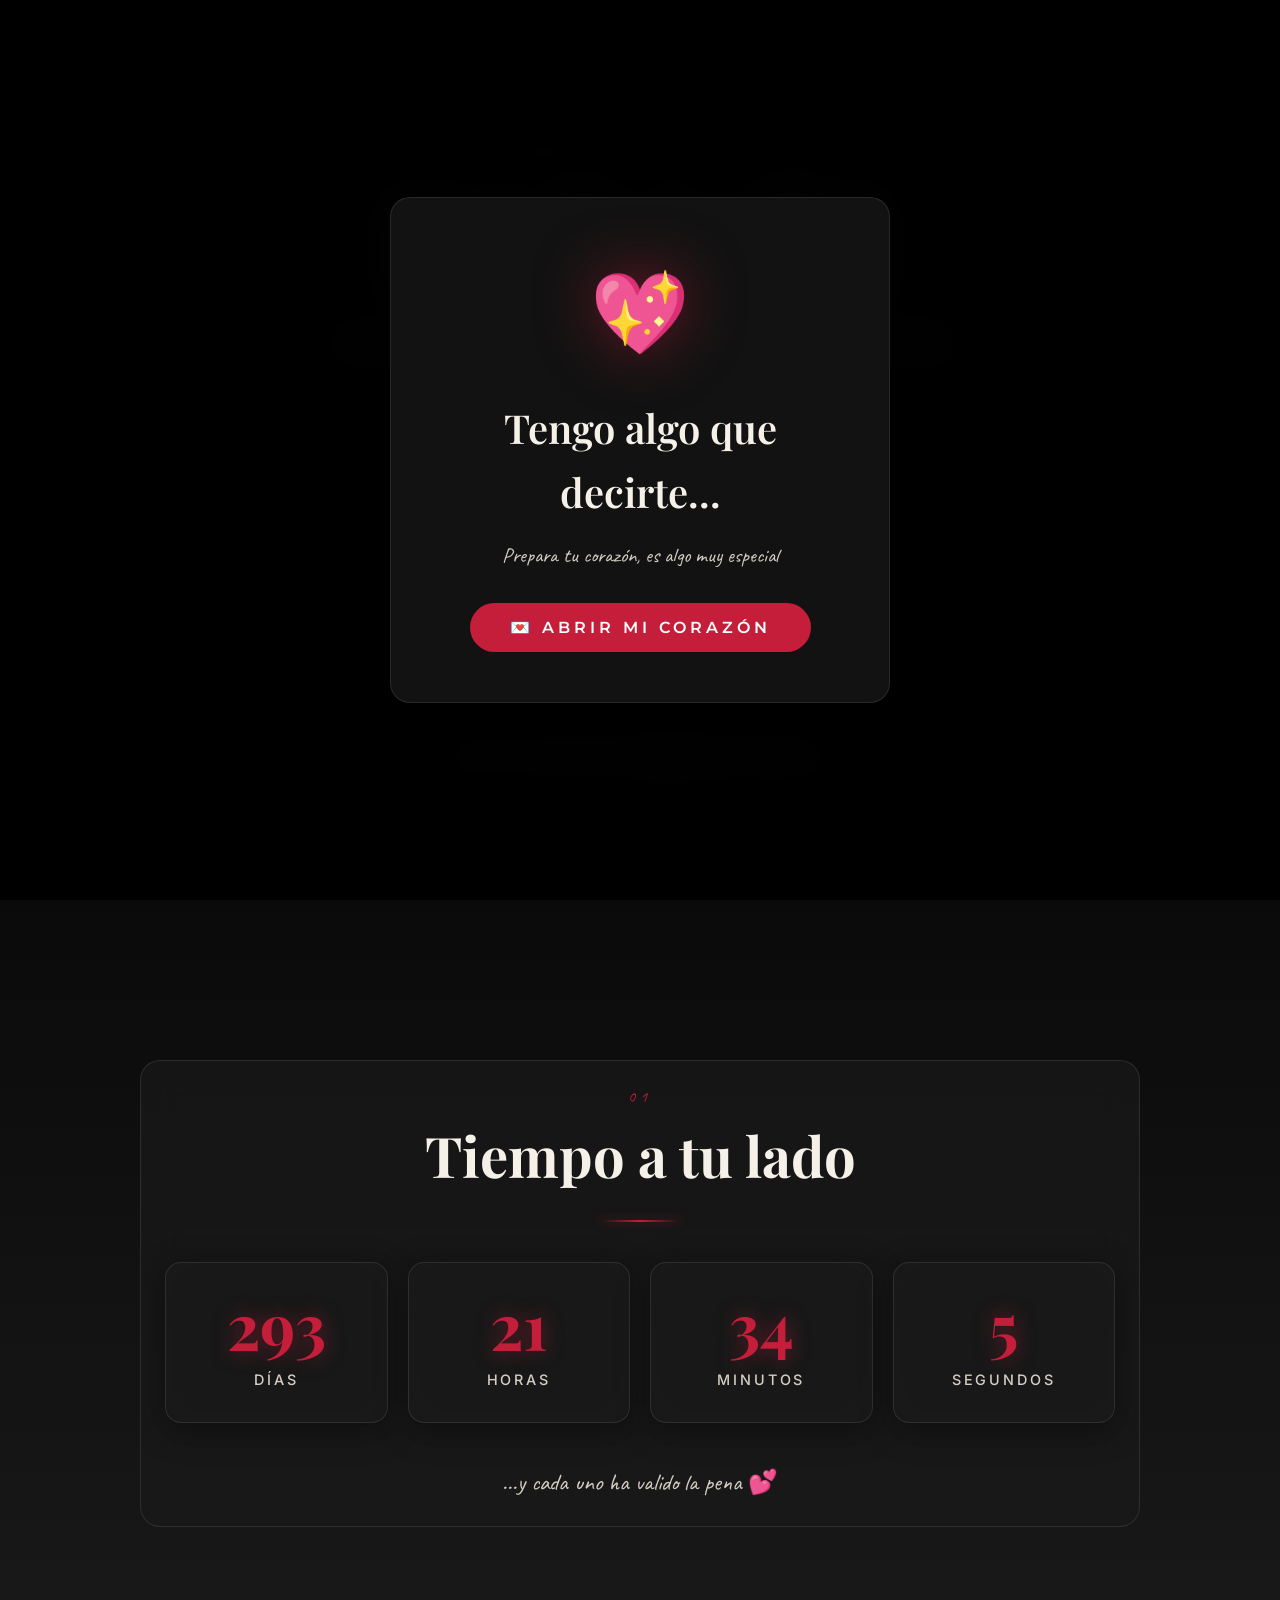
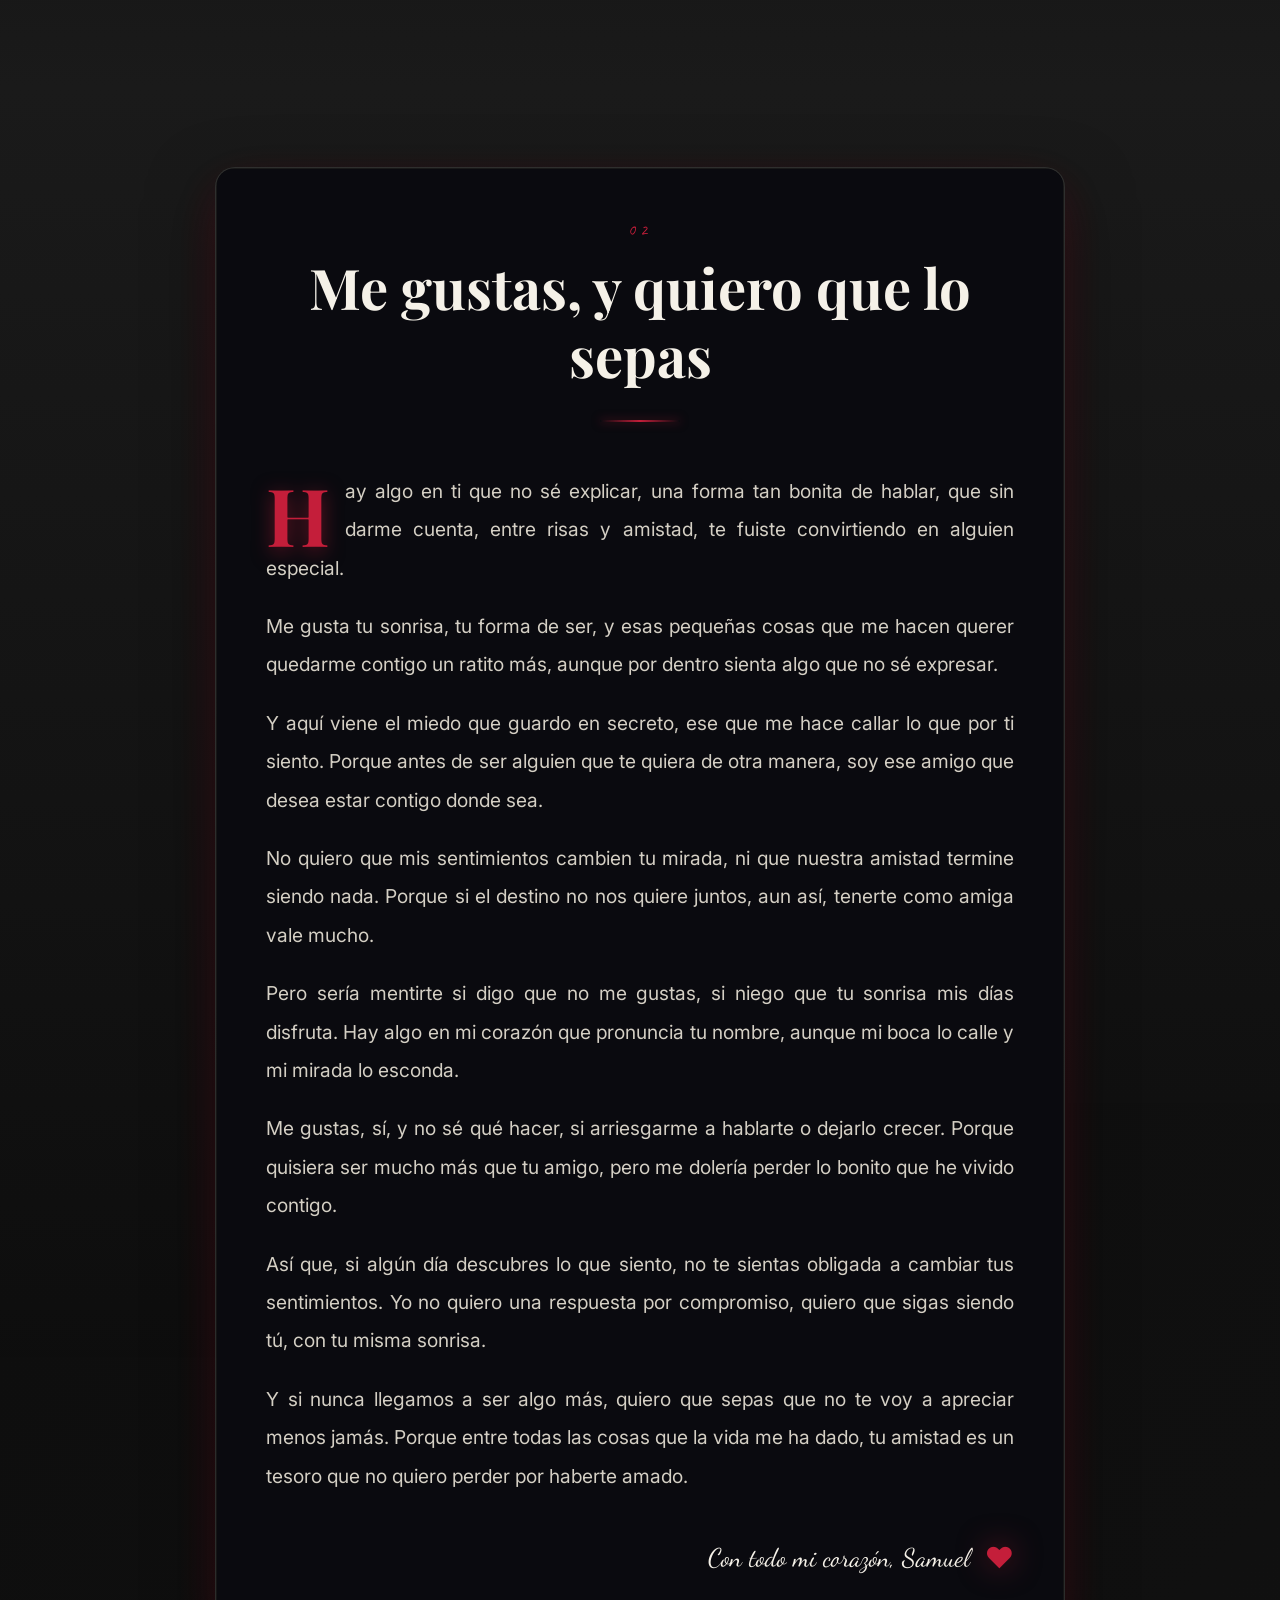
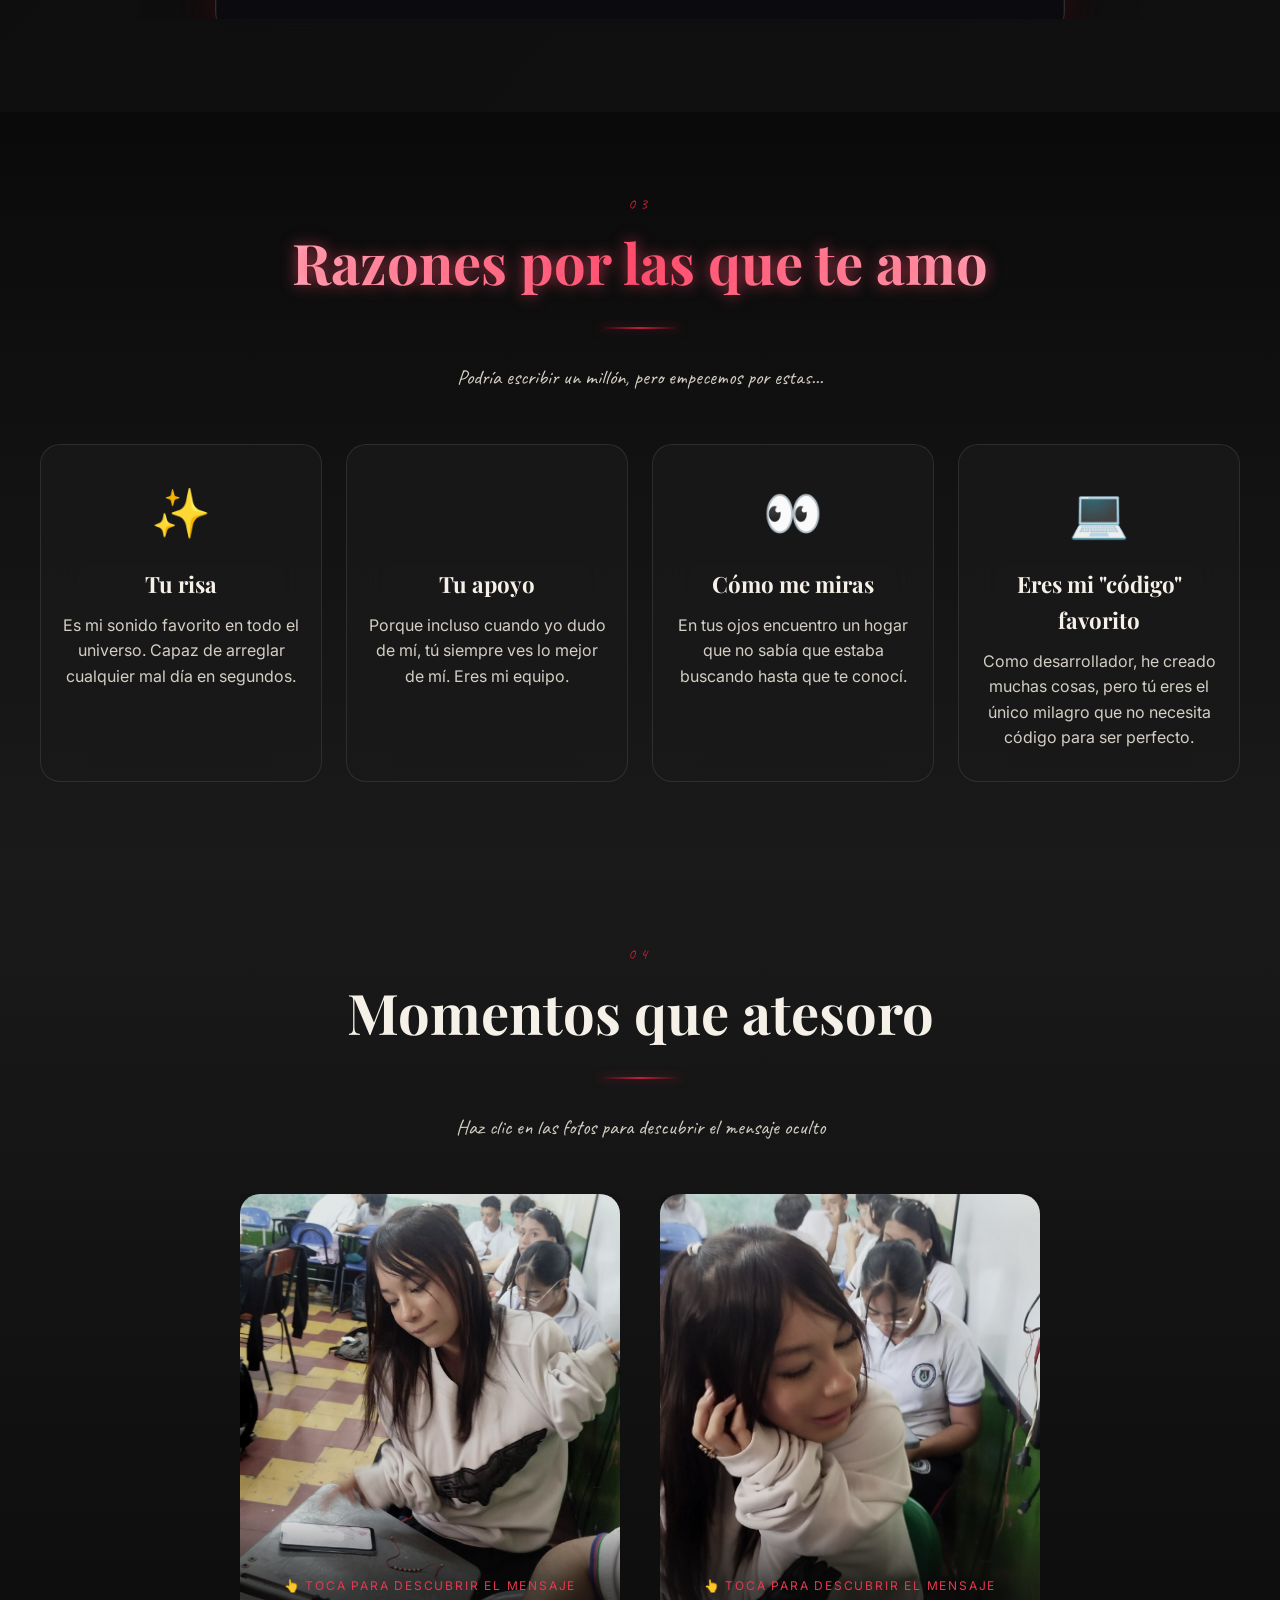
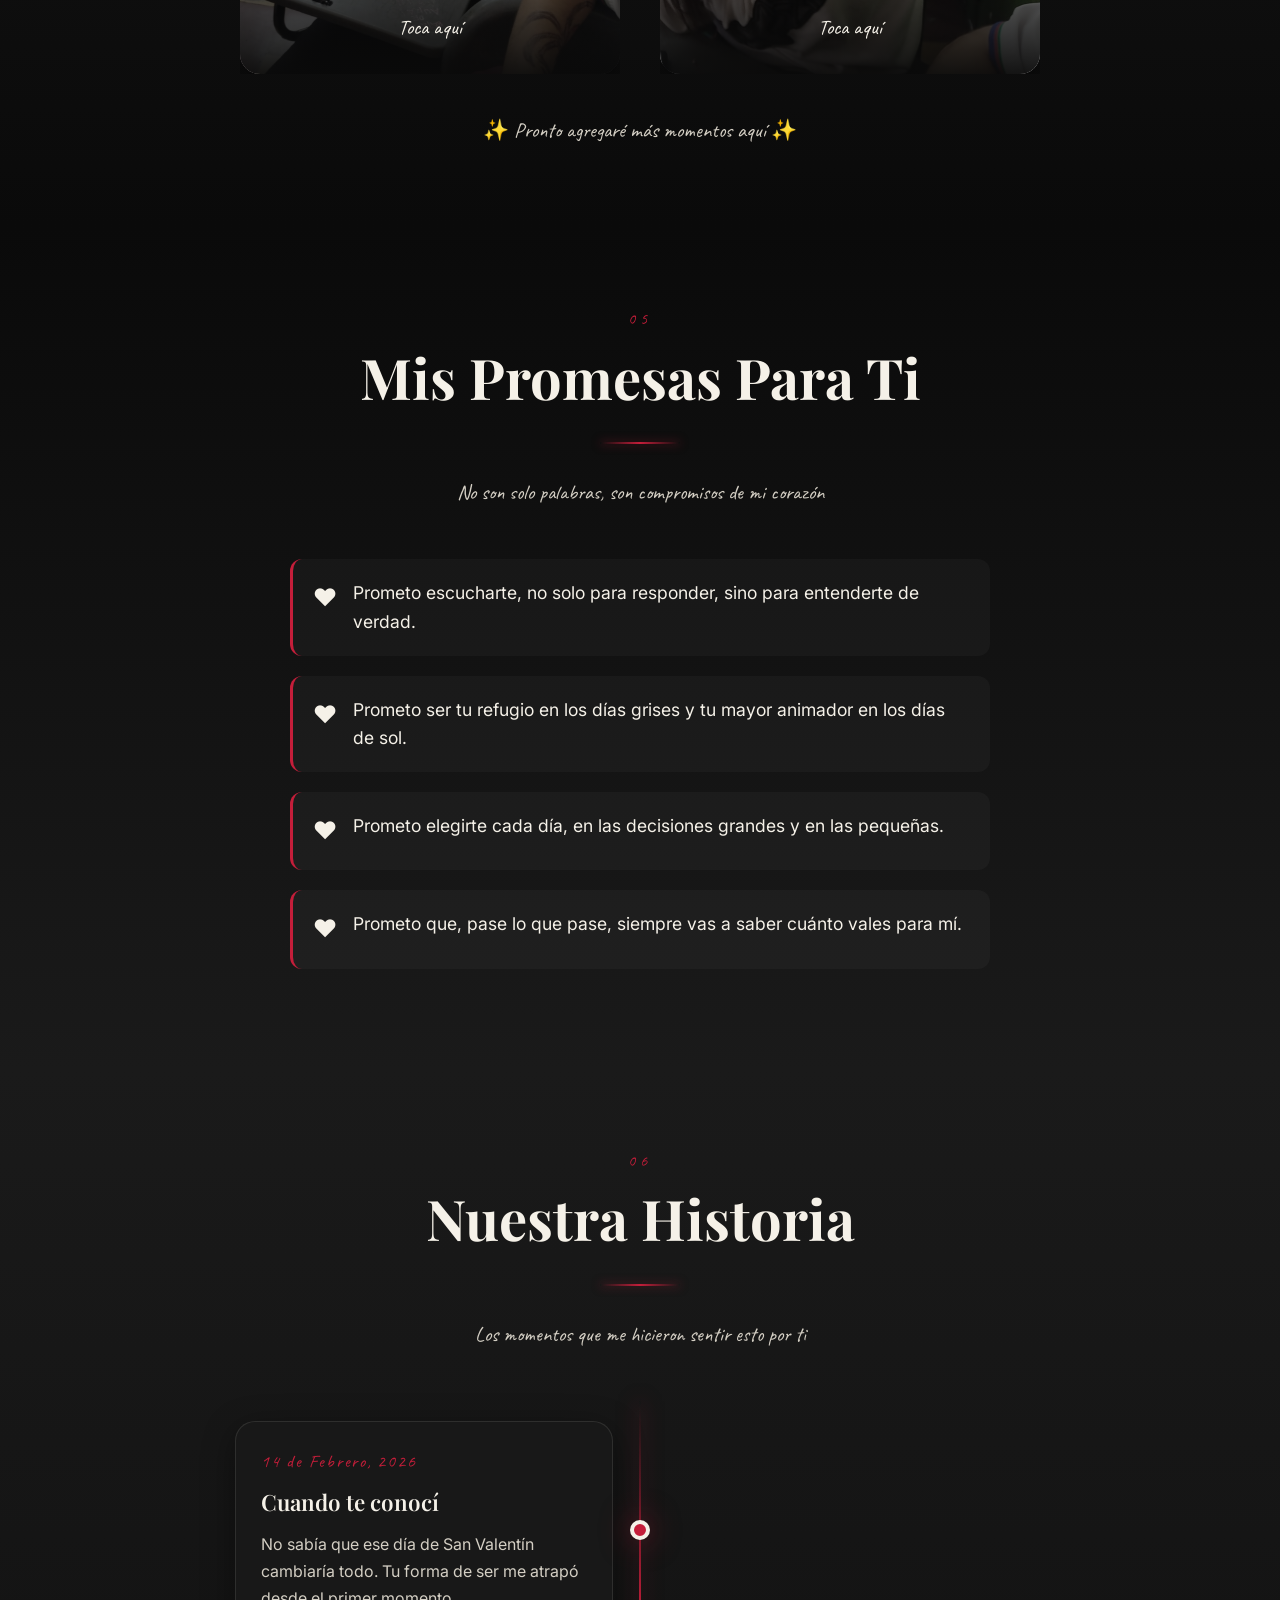
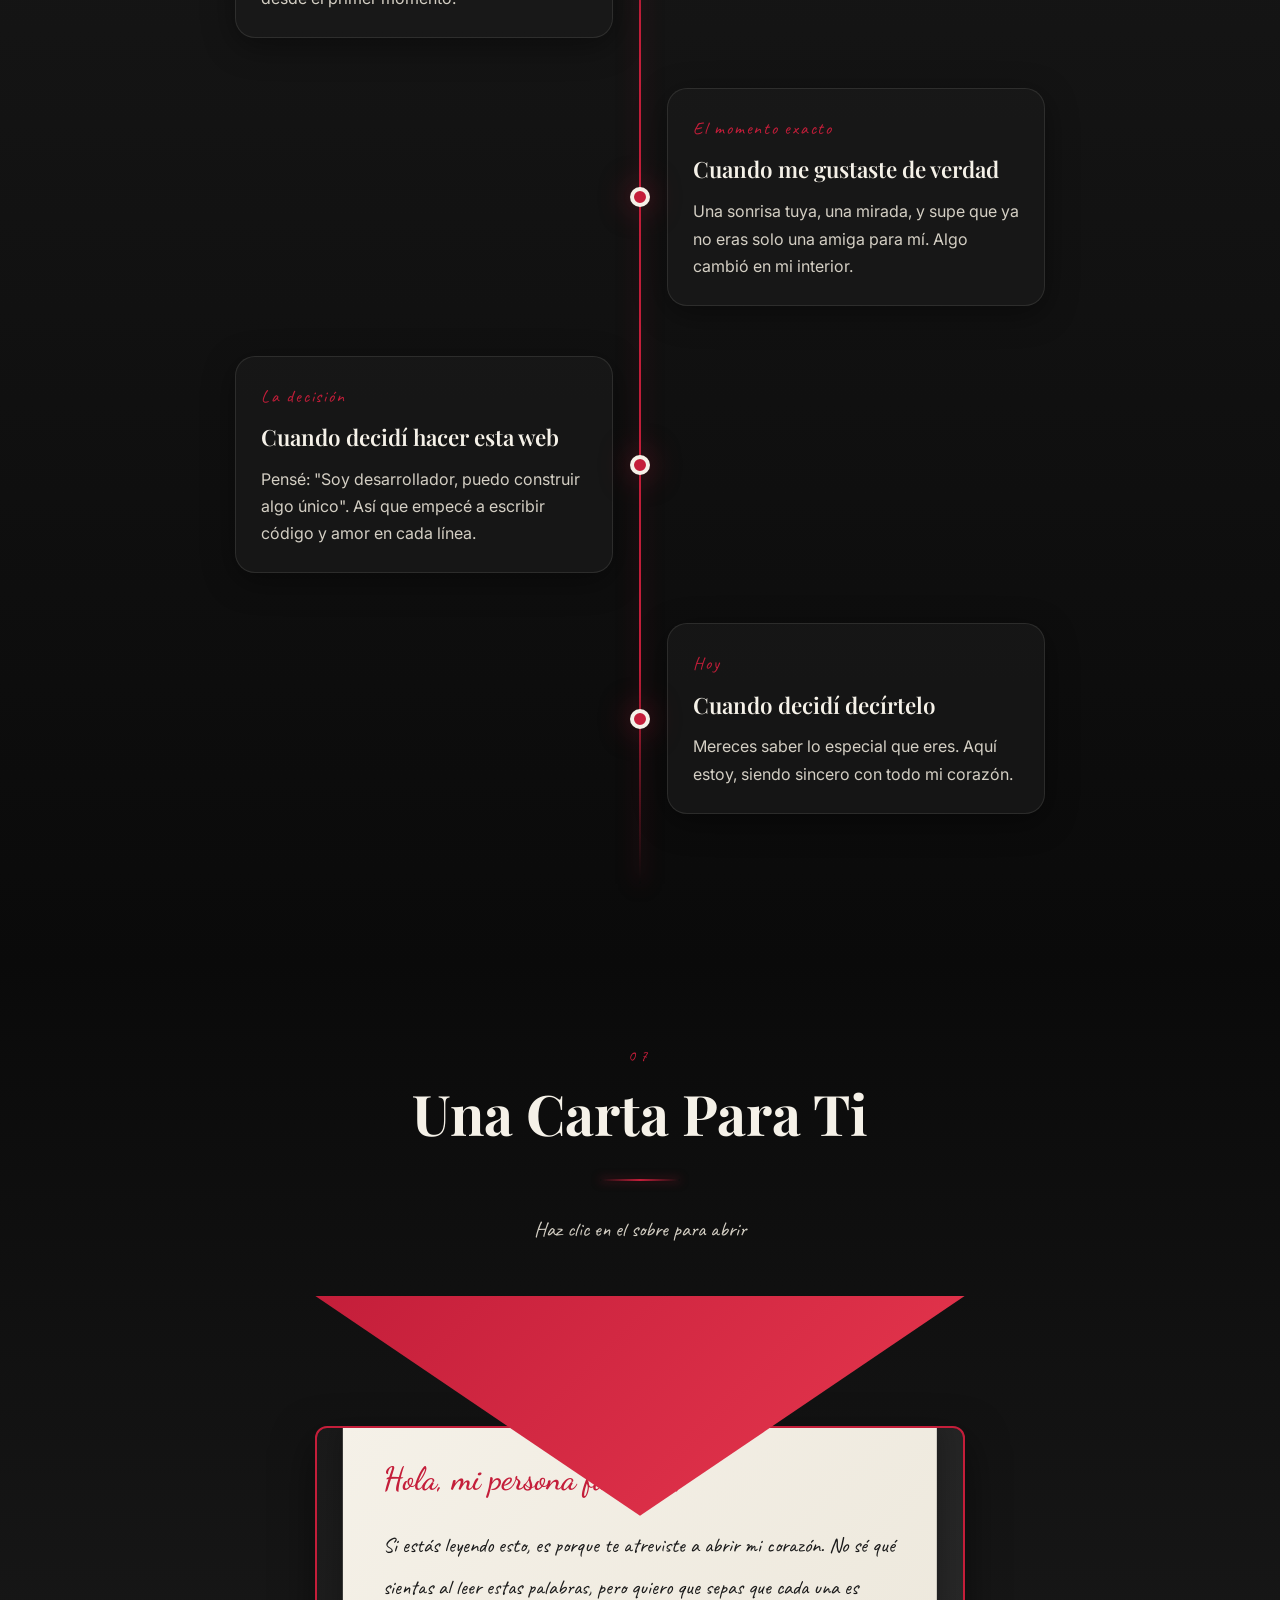
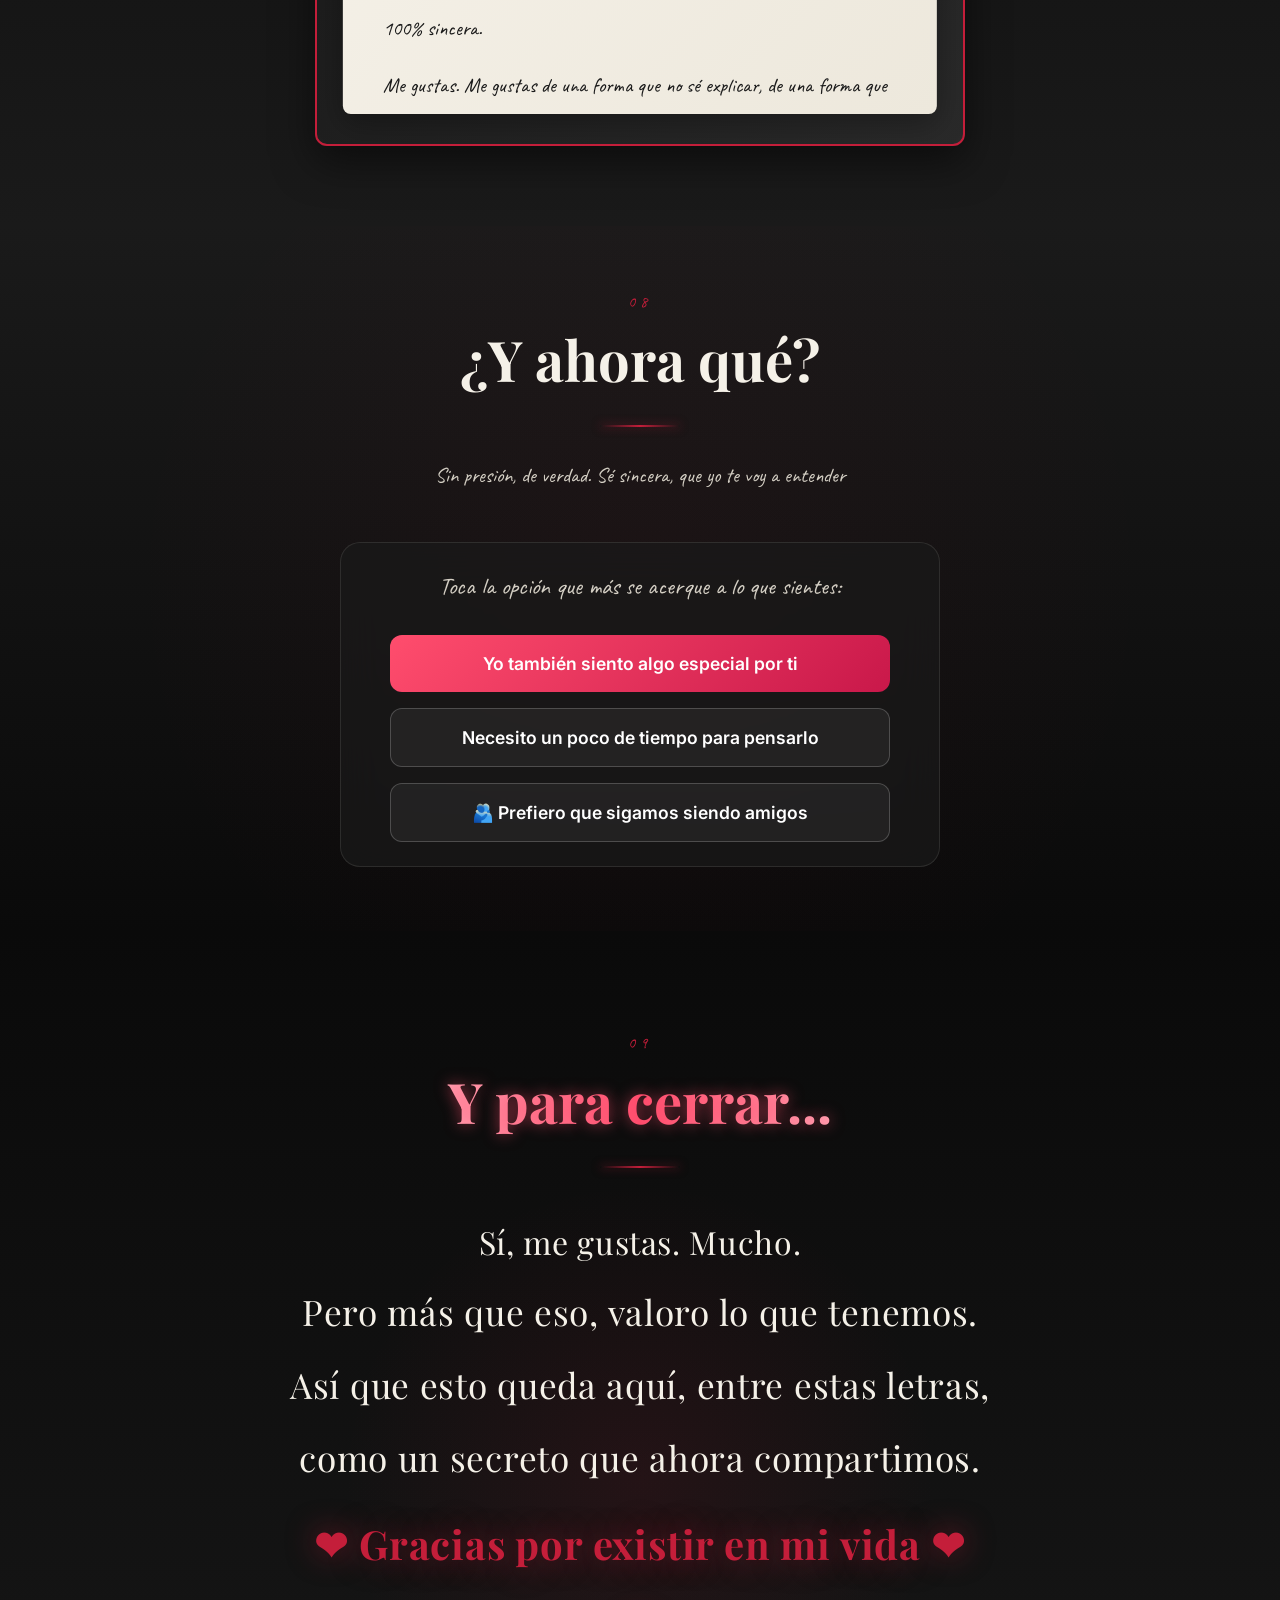
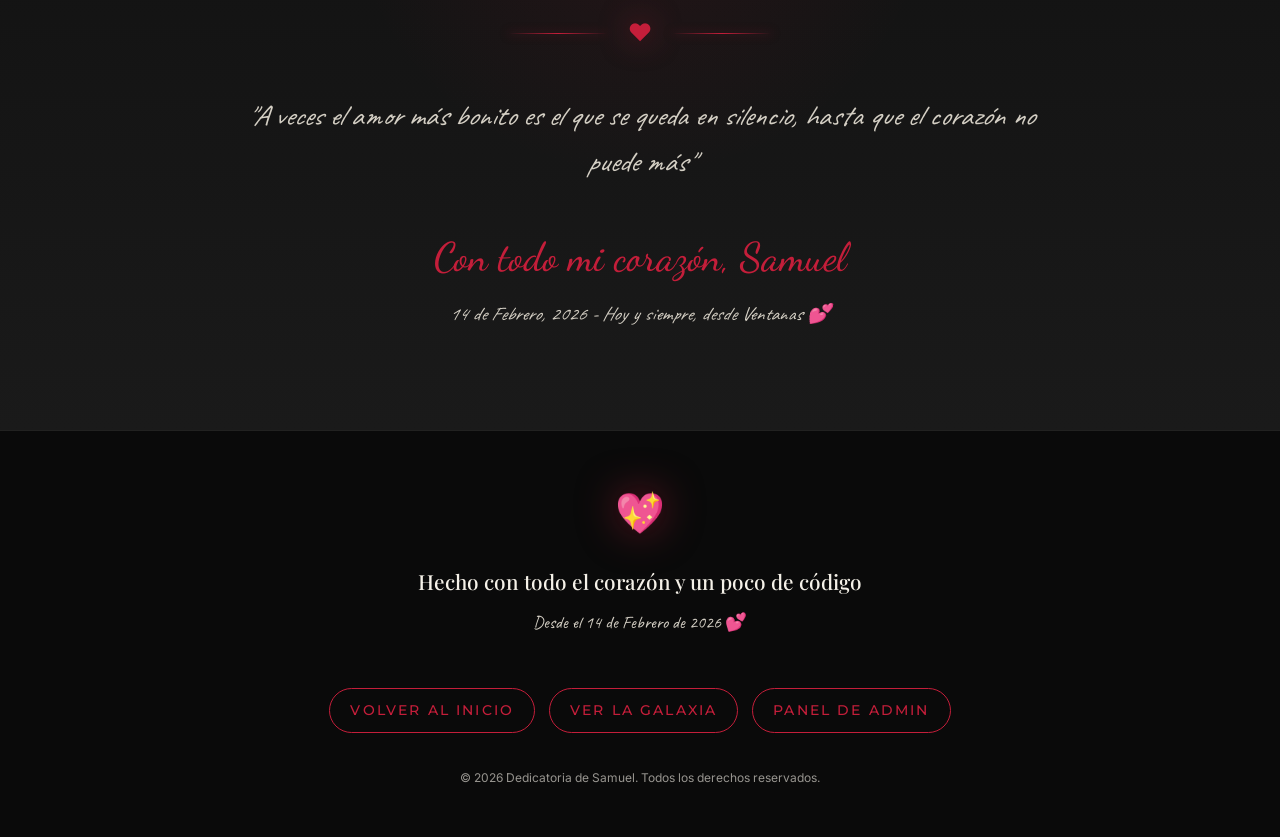
<file: index.html>
<!DOCTYPE html>
<html lang="es">
<head>
    <meta charset="UTF-8">
    <meta name="viewport" content="width=device-width, initial-scale=1.0, maximum-scale=5.0">
    <meta name="theme-color" content="#0A0A0A">
    <meta name="color-scheme" content="dark">
    
    <title>Para Ti, Mi Persona Favorita | Dedicatoria de Javier</title>
    <meta name="description" content="Un universo de razones por las que te amo. Una dedicatoria interactiva hecha con el corazón, desde Ventanas hasta el infinito.">
    <meta name="author" content="Javier">
    <meta name="robots" content="noindex, nofollow">
    
    <meta property="og:type" content="website">
    <meta property="og:title" content="Tengo algo muy especial que decirte... 💌">
    <meta property="og:description" content="Abre este mensaje. He guardado aquí todo lo que mi corazón no alcanza a decirte en persona.">
    <meta property="og:locale" content="es_ES">

    <link rel="preconnect" href="https://fonts.googleapis.com">
    <link rel="preconnect" href="https://fonts.gstatic.com" crossorigin>
    <link href="https://fonts.googleapis.com/css2?family=Dancing+Script:wght@400;700&family=Playfair+Display:ital,wght@0,400;0,700;1,400&family=Inter:wght@300;400;600&family=Caveat:wght@400;700&display=swap" rel="stylesheet">

    <link rel="stylesheet" href="css/styles.css">
    <link rel="stylesheet" href="css/animations.css">
    <link rel="stylesheet" href="css/responsive.css">
    <link rel="stylesheet" href="css/extras.css">

    <link rel="icon" type="image/svg+xml" href="data:image/svg+xml,<svg xmlns='http://www.w3.org/2000/svg' viewBox='0 0 100 100'><text y='.9em' font-size='90'>💖</text></svg>">

    <style>
        /* ========================================
           VARIABLES Y ESTILOS BASE
           ======================================== */
        :root {
            --snoopy-red: #C41E3A;
            --snoopy-red-light: #E8384F;
            --snoopy-red-glow: rgba(196, 30, 58, 0.5);
            --woodstock-yellow: #FFD700;
            --color-cream: #F5F1E8;
            --color-cream-dark: #D4CFC4;
            --color-black: #0A0A0A;
            --color-dark-gray: #1A1A1A;
            --glass-bg: rgba(26, 26, 26, 0.7);
            --glass-border: rgba(245, 241, 232, 0.1);
            --glass-blur: blur(20px);
        }

        * { margin: 0; padding: 0; box-sizing: border-box; }
        
        body {
            font-family: 'Inter', sans-serif;
            background: linear-gradient(135deg, #0A0A0A 0%, #121212 50%, #1A1A1A 100%);
            color: var(--color-cream);
            line-height: 1.6;
            overflow-x: hidden;
        }

        .romantic-font { font-family: 'Dancing Script', cursive; }
        .elegant-font { font-family: 'Playfair Display', serif; }
        .handwriting-font { font-family: 'Caveat', cursive; }

        /* ========================================
           EFECTOS GLOBALES
           ======================================== */
        .glow-text {
            text-shadow: 0 0 15px rgba(255, 77, 109, 0.6);
            animation: pulse-glow 3s infinite alternate;
        }
        @keyframes pulse-glow {
            from { text-shadow: 0 0 10px rgba(255, 77, 109, 0.4); }
            to { text-shadow: 0 0 25px rgba(255, 77, 109, 0.8), 0 0 40px rgba(201, 24, 74, 0.6); }
        }

        .heartbeat { 
            display: inline-block; 
            animation: heartbeat 1.5s ease-in-out infinite; 
        }
        @keyframes heartbeat {
            0%, 100% { transform: scale(1); }
            14% { transform: scale(1.15); }
            28% { transform: scale(1); }
            42% { transform: scale(1.15); }
            70% { transform: scale(1); }
        }

        .glass-card {
            background: var(--glass-bg);
            backdrop-filter: var(--glass-blur);
            -webkit-backdrop-filter: var(--glass-blur);
            border: 1px solid var(--glass-border);
            border-radius: 20px;
            padding: 24px;
            transition: transform 0.3s ease, box-shadow 0.3s ease;
        }
        .glass-card:hover {
            transform: translateY(-5px);
            box-shadow: 0 10px 40px rgba(255, 77, 109, 0.2);
            border-color: rgba(255, 77, 109, 0.3);
        }

        /* ========================================
           SECCIONES GENERALES
           ======================================== */
        section {
            padding: 80px 20px;
            position: relative;
        }

        .section-header {
            text-align: center;
            margin-bottom: 50px;
        }

        .section-number {
            font-family: 'Caveat', cursive;
            font-size: 1rem;
            color: var(--snoopy-red);
            letter-spacing: 0.3em;
            display: block;
            margin-bottom: 10px;
        }

        .section-title {
            font-family: 'Playfair Display', serif;
            font-size: clamp(2rem, 5vw, 3.5rem);
            color: var(--color-cream);
            margin-bottom: 15px;
            font-weight: 700;
        }

        .section-subtitle {
            font-family: 'Caveat', cursive;
            font-size: 1.3rem;
            color: var(--color-cream-dark);
        }

        /* ========================================
           HERO
           ======================================== */
        .hero-section {
            min-height: 100vh;
            display: flex;
            align-items: center;
            justify-content: center;
            text-align: center;
            padding: 100px 20px;
            position: relative;
        }

        .hero-content {
            max-width: 900px;
            animation: fadeInUp 1.5s ease-out;
        }

        @keyframes fadeInUp {
            from { opacity: 0; transform: translateY(30px); }
            to { opacity: 1; transform: translateY(0); }
        }

        .hero-pretitle {
            font-family: 'Caveat', cursive;
            font-size: 1.3rem;
            color: var(--color-cream-dark);
            letter-spacing: 0.2em;
            margin-bottom: 20px;
        }

        .main-title {
            font-family: 'Playfair Display', serif;
            font-size: clamp(3rem, 10vw, 7rem);
            font-weight: 800;
            margin-bottom: 20px;
            background: linear-gradient(135deg, var(--color-cream) 0%, #fff 50%, var(--color-cream) 100%);
            background-size: 200% auto;
            -webkit-background-clip: text;
            -webkit-text-fill-color: transparent;
            animation: shimmer 4s linear infinite;
        }

        @keyframes shimmer {
            to { background-position: 200% center; }
        }

        .subtitle {
            font-family: 'Caveat', cursive;
            font-size: clamp(1.3rem, 2.5vw, 1.8rem);
            color: var(--color-cream-dark);
            margin-bottom: 40px;
        }

        .special-date-container {
            display: inline-block;
            margin-top: 24px;
            padding: 20px 40px;
        }

        .special-date-icon {
            font-size: 2.5rem;
            margin-bottom: 10px;
        }

        .special-date-text {
            font-family: 'Playfair Display', serif;
            font-size: 1.3rem;
            color: var(--color-cream);
            font-weight: 600;
        }

        .special-date-subtext {
            font-family: 'Caveat', cursive;
            font-size: 1.1rem;
            color: var(--color-cream-dark);
            font-style: italic;
        }

        .hero-divider {
            display: flex;
            align-items: center;
            justify-content: center;
            gap: 20px;
            margin: 30px 0;
        }

        .divider-line {
            width: 100px;
            height: 1px;
            background: linear-gradient(90deg, transparent, var(--snoopy-red), transparent);
        }

        .divider-heart {
            color: var(--snoopy-red);
            font-size: 1.5rem;
        }

        /* ========================================
           CONTADOR
           ======================================== */
        .counter-section {
            background: linear-gradient(180deg, var(--color-black) 0%, var(--color-dark-gray) 100%);
            text-align: center;
        }

        .counter-container {
            max-width: 1000px;
            margin: 0 auto;
        }

        .counter-grid {
            display: grid;
            grid-template-columns: repeat(4, 1fr);
            gap: 20px;
            margin: 40px 0;
        }

        .counter-item {
            padding: 30px 20px;
        }

        .counter-number {
            font-family: 'Playfair Display', serif;
            font-size: clamp(2.5rem, 5vw, 4rem);
            color: var(--snoopy-red);
            font-weight: 700;
            display: block;
            line-height: 1;
            margin-bottom: 10px;
            text-shadow: 0 0 20px var(--snoopy-red-glow);
        }

        .counter-label {
            font-family: 'Inter', sans-serif;
            font-size: 0.9rem;
            color: var(--color-cream-dark);
            letter-spacing: 0.2em;
            text-transform: uppercase;
        }

        .counter-subtitle {
            font-family: 'Caveat', cursive;
            font-size: 1.5rem;
            color: var(--color-cream-dark);
            margin-top: 20px;
        }

        /* ========================================
           POEMA
           ======================================== */
        .poem-section {
            background: linear-gradient(180deg, var(--color-dark-gray) 0%, var(--color-black) 100%);
        }

        .poem-container {
            max-width: 850px;
            margin: 0 auto;
            padding: 50px;
        }

        .poem-text p {
            font-size: 1.2rem;
            line-height: 2;
            color: var(--color-cream-dark);
            margin-bottom: 20px;
            text-align: justify;
        }

        .poem-text p:first-of-type::first-letter {
            font-family: 'Playfair Display', serif;
            font-size: 5rem;
            float: left;
            line-height: 0.8;
            padding-right: 15px;
            padding-top: 10px;
            color: var(--snoopy-red);
            font-weight: 700;
        }

        .poem-footer {
            margin-top: 40px;
            text-align: right;
        }

        .signature {
            display: flex;
            align-items: center;
            justify-content: flex-end;
            gap: 15px;
        }

        .signature-text {
            font-family: 'Dancing Script', cursive;
            font-size: 1.6rem;
            color: var(--color-cream);
        }

        .signature-heart {
            color: var(--snoopy-red);
            font-size: 1.8rem;
        }

        /* ========================================
           RAZONES
           ======================================== */
        .reasons-section {
            background: linear-gradient(180deg, var(--color-black) 0%, var(--color-dark-gray) 100%);
        }

        .reasons-grid {
            display: grid;
            grid-template-columns: repeat(auto-fit, minmax(250px, 1fr));
            gap: 24px;
            max-width: 1200px;
            margin: 0 auto;
        }

        .reason-card {
            text-align: center;
            padding: 30px 20px;
        }

        .reason-icon {
            font-size: 3rem;
            display: block;
            margin-bottom: 15px;
        }

        .reason-card h3 {
            font-family: 'Playfair Display', serif;
            font-size: 1.4rem;
            color: var(--color-cream);
            margin-bottom: 10px;
        }

        .reason-card p {
            font-size: 1rem;
            color: var(--color-cream-dark);
            line-height: 1.6;
        }

        /* ========================================
           GALERÍA CON FLIP 3D (MEJORADO)
           ======================================== */
        .gallery-section {
            background: linear-gradient(180deg, var(--color-dark-gray) 0%, var(--color-black) 100%);
        }

        .photo-gallery {
            display: grid;
            grid-template-columns: repeat(auto-fit, minmax(320px, 1fr));
            gap: 40px;
            max-width: 800px;
            margin: 0 auto;
        }

        /* La tarjeta contenedora con perspectiva 3D */
        .photo-card {
            perspective: 1500px;
            height: 480px;
            cursor: pointer;
            position: relative;
        }

        /* El contenedor interno que rota */
        .photo-card-inner {
            position: relative;
            width: 100%;
            height: 100%;
            transition: transform 1s cubic-bezier(0.16, 1, 0.3, 1);
            transform-style: preserve-3d;
        }

        /* Cuando está volteada */
        .photo-card.flipped .photo-card-inner {
            transform: rotateY(180deg);
        }

        /* Cara frontal y trasera */
        .photo-front, .photo-back {
            position: absolute;
            width: 100%;
            height: 100%;
            backface-visibility: hidden;
            -webkit-backface-visibility: hidden;
            border-radius: 20px;
            overflow: hidden;
            box-shadow: 0 15px 40px rgba(0, 0, 0, 0.5);
        }

        /* Frente: la foto */
        .photo-front {
            background: var(--color-dark-gray);
            z-index: 2;
        }

        .photo-front img {
            width: 100%;
            height: 100%;
            object-fit: cover;
            transition: transform 0.8s ease;
        }

        .photo-card:hover .photo-front img {
            transform: scale(1.05);
        }

        .photo-overlay {
            position: absolute;
            bottom: 0;
            left: 0;
            right: 0;
            padding: 60px 30px 30px;
            background: linear-gradient(to top, rgba(10,10,10,0.95) 0%, rgba(10,10,10,0.6) 60%, transparent 100%);
            color: var(--color-cream);
            font-family: 'Caveat', cursive;
            font-size: 1.3rem;
            text-align: center;
        }

        .photo-overlay::before {
            content: '👆 Toca para descubrir el mensaje';
            display: block;
            font-family: 'Inter', sans-serif;
            font-size: 0.75rem;
            letter-spacing: 0.15em;
            text-transform: uppercase;
            color: var(--snoopy-red-light);
            margin-bottom: 8px;
            animation: bounce 2s ease-in-out infinite;
        }

        @keyframes bounce {
            0%, 100% { transform: translateY(0); }
            50% { transform: translateY(-5px); }
        }

        /* Reverso: el mensaje */
        .photo-back {
            transform: rotateY(180deg);
            display: flex;
            align-items: center;
            justify-content: center;
            padding: 40px;
            background: linear-gradient(135deg, #1a0a10 0%, #2d1520 50%, #1a0a10 100%);
            border: 2px solid var(--snoopy-red);
            position: relative;
        }

        /* Borde brillante animado */
        .photo-back::before {
            content: '';
            position: absolute;
            inset: -2px;
            border-radius: 22px;
            background: conic-gradient(from 0deg, transparent 0%, var(--snoopy-red) 25%, transparent 50%, var(--woodstock-yellow) 75%, transparent 100%);
            animation: rotateBorder 4s linear infinite;
            z-index: -1;
            opacity: 0.6;
        }

        @keyframes rotateBorder {
            to { transform: rotate(360deg); }
        }

        .photo-back::after {
            content: '';
            position: absolute;
            inset: 2px;
            background: linear-gradient(135deg, #1a0a10 0%, #2d1520 100%);
            border-radius: 18px;
            z-index: -1;
        }

        .poem-mini {
            font-family: 'Caveat', cursive;
            font-size: 1.6rem;
            color: var(--color-cream);
            text-align: center;
            line-height: 1.8;
            position: relative;
            font-weight: 500;
            text-shadow: 0 2px 10px rgba(0,0,0,0.5);
            z-index: 1;
        }

        .poem-quote {
            font-size: 4rem;
            color: var(--woodstock-yellow);
            display: block;
            line-height: 0.8;
            margin: 10px 0;
            font-family: 'Playfair Display', serif;
            text-shadow: 0 0 20px rgba(255, 215, 0, 0.6);
        }

        .poem-mini p {
            margin: 15px 0;
        }

        /* Placeholder si la foto no carga */
        .photo-fallback {
            width: 100%;
            height: 100%;
            display: flex;
            flex-direction: column;
            align-items: center;
            justify-content: center;
            background: linear-gradient(135deg, #1a0a10 0%, #2d1520 100%);
            color: var(--snoopy-red);
            font-size: 5rem;
            position: relative;
        }

        .photo-fallback::after {
            content: 'Aún no hay foto aquí';
            position: absolute;
            bottom: 30px;
            font-size: 0.9rem;
            color: var(--color-cream-dark);
            font-family: 'Inter', sans-serif;
            letter-spacing: 0.1em;
        }

        /* ========================================
           PROMESAS
           ======================================== */
        .promises-section {
            background: linear-gradient(180deg, var(--color-black) 0%, var(--color-dark-gray) 100%);
        }

        .promises-list {
            list-style: none;
            max-width: 700px;
            margin: 0 auto;
        }

        .promise-item {
            display: flex;
            align-items: flex-start;
            gap: 16px;
            margin-bottom: 20px;
            padding: 20px;
            background: rgba(255, 255, 255, 0.03);
            border-radius: 12px;
            border-left: 3px solid var(--snoopy-red);
            transition: all 0.3s ease;
        }

        .promise-item:hover {
            transform: translateX(10px);
            background: rgba(196, 30, 58, 0.05);
        }

        .promise-check {
            font-size: 1.5rem;
            flex-shrink: 0;
        }

        .promise-text {
            font-size: 1.1rem;
            color: var(--color-cream);
            line-height: 1.6;
        }

        /* ========================================
           HISTORIA (TIMELINE)
           ======================================== */
        .timeline-section {
            background: linear-gradient(180deg, var(--color-dark-gray) 0%, var(--color-black) 100%);
        }

        .timeline {
            max-width: 900px;
            margin: 0 auto;
            position: relative;
            padding: 20px 0;
        }

        .timeline::before {
            content: '';
            position: absolute;
            left: 50%;
            top: 0;
            bottom: 0;
            width: 2px;
            background: linear-gradient(180deg, transparent 0%, var(--snoopy-red) 20%, var(--snoopy-red) 80%, transparent 100%);
            transform: translateX(-50%);
            box-shadow: 0 0 20px var(--snoopy-red-glow);
        }

        .timeline-item {
            position: relative;
            margin-bottom: 50px;
            display: flex;
            align-items: center;
        }

        .timeline-item:nth-child(odd) { flex-direction: row; }
        .timeline-item:nth-child(even) { flex-direction: row-reverse; }

        .timeline-marker {
            position: absolute;
            left: 50%;
            transform: translateX(-50%);
            width: 20px;
            height: 20px;
            background: var(--snoopy-red);
            border: 4px solid var(--color-cream);
            border-radius: 50%;
            z-index: 2;
            box-shadow: 0 0 30px var(--snoopy-red-glow);
        }

        .timeline-content {
            width: 42%;
            padding: 25px;
        }

        .timeline-item:nth-child(odd) .timeline-content { margin-right: auto; margin-left: 5%; }
        .timeline-item:nth-child(even) .timeline-content { margin-left: auto; margin-right: 5%; }

        .timeline-date {
            font-family: 'Caveat', cursive;
            font-size: 1.1rem;
            color: var(--snoopy-red);
            display: block;
            margin-bottom: 10px;
        }

        .timeline-title {
            font-family: 'Playfair Display', serif;
            font-size: 1.4rem;
            color: var(--color-cream);
            margin-bottom: 10px;
        }

        .timeline-text {
            font-size: 1rem;
            color: var(--color-cream-dark);
            line-height: 1.7;
        }

        /* ========================================
           CARTA
           ======================================== */
        .letter-section {
            background: linear-gradient(180deg, var(--color-black) 0%, var(--color-dark-gray) 100%);
            text-align: center;
        }

        .envelope-container {
            max-width: 650px;
            margin: 0 auto;
            perspective: 1500px;
            cursor: pointer;
        }

        .envelope {
            position: relative;
            width: 100%;
            height: 450px;
        }

        .envelope-body {
            position: absolute;
            bottom: 0;
            width: 100%;
            height: 320px;
            background: linear-gradient(135deg, var(--color-dark-gray) 0%, #2a2a2a 100%);
            border: 2px solid var(--snoopy-red);
            border-radius: 12px;
            overflow: hidden;
            box-shadow: 0 15px 40px rgba(0,0,0,0.5);
        }

        .envelope-flap {
            position: absolute;
            top: 0;
            left: 0;
            width: 100%;
            height: 220px;
            background: linear-gradient(135deg, var(--snoopy-red) 0%, var(--snoopy-red-light) 100%);
            clip-path: polygon(0 0, 100% 0, 50% 100%);
            transition: transform 0.8s cubic-bezier(0.16, 1, 0.3, 1);
            transform-origin: top;
            z-index: 3;
            box-shadow: 0 10px 30px rgba(0,0,0,0.3);
        }

        .envelope.open .envelope-flap {
            transform: rotateX(180deg);
        }

        .letter {
            position: absolute;
            bottom: 30px;
            left: 50%;
            transform: translateX(-50%);
            width: 92%;
            height: 300px;
            background: linear-gradient(135deg, var(--color-cream) 0%, #EDE8DC 100%);
            border-radius: 8px;
            padding: 40px;
            transition: transform 0.8s cubic-bezier(0.16, 1, 0.3, 1);
            z-index: 2;
            overflow-y: auto;
            box-shadow: 0 10px 30px rgba(0,0,0,0.3);
        }

        .envelope.open .letter {
            transform: translateX(-50%) translateY(-180px);
        }

        .letter-content {
            color: var(--color-dark-gray);
            text-align: left;
        }

        .letter-greeting {
            font-family: 'Dancing Script', cursive;
            font-size: 2rem;
            margin-bottom: 20px;
            color: var(--snoopy-red);
            font-weight: 600;
        }

        .letter-text {
            font-family: 'Caveat', cursive;
            font-size: 1.3rem;
            line-height: 2;
            margin-bottom: 15px;
        }

        .letter-closing {
            font-family: 'Caveat', cursive;
            font-size: 1.5rem;
            margin-top: 30px;
            font-weight: 500;
        }

        .letter-signature {
            display: block;
            margin-top: 15px;
            color: var(--snoopy-red);
            font-weight: 600;
            font-size: 1.2rem;
        }

        /* ========================================
           RESPUESTA FINAL
           ======================================== */
        .dark-section {
            background: linear-gradient(180deg, var(--color-dark-gray) 0%, var(--color-black) 100%);
        }

        .interactive-section {
            text-align: center;
        }

        .answer-container {
            max-width: 600px;
            margin: 0 auto;
        }

        .answer-prompt {
            font-family: 'Caveat', cursive;
            font-size: 1.5rem;
            color: var(--color-cream-dark);
            margin-bottom: 30px;
        }

        .answer-btns {
            display: flex;
            flex-direction: column;
            gap: 16px;
        }

        .answer-btn {
            padding: 18px;
            border-radius: 12px;
            border: none;
            font-size: 1.1rem;
            font-weight: 600;
            cursor: pointer;
            transition: all 0.3s ease;
            font-family: 'Inter', sans-serif;
        }

        .btn-love {
            background: linear-gradient(135deg, #ff4d6d, #c9184a);
            color: white;
        }

        .btn-love:hover {
            transform: scale(1.05);
            box-shadow: 0 10px 30px rgba(255, 77, 109, 0.5);
        }

        .btn-think, .btn-friend {
            background: rgba(255,255,255,0.05);
            color: white;
            border: 1px solid rgba(255,255,255,0.2);
        }

        .btn-think:hover, .btn-friend:hover {
            background: rgba(255,255,255,0.1);
            transform: scale(1.02);
        }

        .answer-feedback {
            margin-top: 30px;
            padding: 30px;
            background: rgba(255,255,255,0.05);
            border-radius: 16px;
            border: 1px solid var(--glass-border);
            animation: fadeInUp 0.5s ease;
        }

        .answer-feedback p {
            font-family: 'Caveat', cursive;
            font-size: 1.6rem;
            color: var(--color-cream);
            margin-bottom: 20px;
        }

        .wa-box {
            margin-top: 20px;
        }

        .wa-box textarea {
            width: 100%;
            padding: 15px;
            border-radius: 10px;
            border: 1px solid rgba(255,255,255,0.2);
            background: rgba(0,0,0,0.3);
            color: white;
            font-family: 'Caveat', cursive;
            font-size: 1.2rem;
            resize: vertical;
            min-height: 100px;
            margin-bottom: 15px;
        }

        .wa-box textarea:focus {
            outline: none;
            border-color: var(--snoopy-red);
        }

        /* ========================================
           MENSAJE FINAL
           ======================================== */
        .final-message {
            background: linear-gradient(180deg, var(--color-black) 0%, var(--color-dark-gray) 100%);
            text-align: center;
            padding: 100px 20px;
        }

        .message-container {
            max-width: 800px;
            margin: 0 auto;
        }

        .final-line {
            font-family: 'Playfair Display', serif;
            font-size: clamp(1.5rem, 3vw, 2.2rem);
            color: var(--color-cream);
            margin-bottom: 20px;
            font-weight: 400;
            line-height: 1.5;
        }

        .final-line.highlight {
            color: var(--snoopy-red);
            font-weight: 700;
            margin-top: 30px;
            font-size: clamp(1.8rem, 3.5vw, 2.5rem);
        }

        .final-quote {
            font-family: 'Caveat', cursive;
            font-size: 1.8rem;
            color: var(--color-cream-dark);
            margin: 40px 0;
            font-style: italic;
        }

        .final-signature {
            margin-top: 40px;
        }

        .signature-name {
            font-family: 'Dancing Script', cursive;
            font-size: 2.5rem;
            color: var(--snoopy-red);
            margin-bottom: 10px;
        }

        .signature-date {
            font-family: 'Caveat', cursive;
            font-size: 1.2rem;
            color: var(--color-cream-dark);
        }

        /* ========================================
           FOOTER
           ======================================== */
        .site-footer {
            background: var(--color-black);
            border-top: 1px solid var(--glass-border);
            padding: 50px 20px;
            text-align: center;
        }

        .footer-heart {
            font-size: 2.5rem;
            color: var(--snoopy-red);
            margin-bottom: 20px;
        }

        .footer-text {
            font-family: 'Playfair Display', serif;
            font-size: 1.3rem;
            color: var(--color-cream);
            margin-bottom: 10px;
        }

        .footer-disclaimer {
            font-family: 'Caveat', cursive;
            font-size: 1.1rem;
            color: var(--color-cream-dark);
        }

        .footer-link {
            display: inline-block;
            color: var(--snoopy-red);
            text-decoration: none;
            font-size: 0.9rem;
            letter-spacing: 0.15em;
            text-transform: uppercase;
            padding: 10px 20px;
            border: 1px solid var(--snoopy-red);
            border-radius: 30px;
            margin-top: 20px;
            transition: all 0.3s ease;
        }

        .footer-link:hover {
            background: var(--snoopy-red);
            color: white;
            transform: translateY(-2px);
        }

        /* ========================================
           BOTÓN VOLVER ARRIBA
           ======================================== */
        .back-to-top {
            position: fixed;
            bottom: 30px;
            right: 30px;
            width: 50px;
            height: 50px;
            border-radius: 50%;
            background: var(--snoopy-red);
            border: none;
            color: white;
            cursor: pointer;
            display: none;
            align-items: center;
            justify-content: center;
            box-shadow: 0 4px 15px rgba(196, 30, 58, 0.5);
            z-index: 100;
            transition: all 0.3s ease;
        }

        .back-to-top.visible {
            display: flex;
        }

        .back-to-top:hover {
            transform: translateY(-5px) scale(1.1);
            box-shadow: 0 10px 30px rgba(196, 30, 58, 0.7);
        }

        /* ========================================
           MODAL DE BIENVENIDA
           ======================================== */
        .welcome-modal {
            position: fixed;
            inset: 0;
            background: rgba(0, 0, 0, 0.95);
            backdrop-filter: blur(20px);
            display: flex;
            align-items: center;
            justify-content: center;
            z-index: 10000;
            transition: opacity 0.6s ease, visibility 0.6s;
        }

        .welcome-modal.hidden {
            opacity: 0;
            visibility: hidden;
            pointer-events: none;
        }

        .modal-content {
            text-align: center;
            padding: 50px;
            max-width: 500px;
        }

        .modal-snoopy {
            font-size: 5rem;
            margin-bottom: 20px;
        }

        .modal-title {
            font-family: 'Playfair Display', serif;
            font-size: 2.5rem;
            color: var(--color-cream);
            margin-bottom: 15px;
        }

        .modal-subtitle {
            font-family: 'Caveat', cursive;
            font-size: 1.3rem;
            color: var(--color-cream-dark);
            margin-bottom: 30px;
        }

        .modal-btn {
            padding: 15px 40px;
            background: var(--snoopy-red);
            color: white;
            border: none;
            border-radius: 50px;
            font-size: 1rem;
            font-weight: 600;
            cursor: pointer;
            display: inline-flex;
            align-items: center;
            gap: 10px;
            transition: all 0.3s ease;
        }

        .modal-btn:hover {
            background: var(--snoopy-red-light);
            transform: scale(1.05);
            box-shadow: 0 10px 30px rgba(196, 30, 58, 0.5);
        }

        /* ========================================
           RESPONSIVE
           ======================================== */
        @media (max-width: 768px) {
            .counter-grid {
                grid-template-columns: repeat(2, 1fr);
            }

            .timeline::before {
                left: 30px;
            }

            .timeline-item {
                flex-direction: row !important;
            }

            .timeline-marker {
                left: 30px;
            }

            .timeline-content {
                width: calc(100% - 80px);
                margin-left: 80px !important;
                margin-right: 0 !important;
            }

            .photo-gallery {
                grid-template-columns: 1fr;
                max-width: 400px;
            }

            .photo-card {
                height: 420px;
            }

            .poem-container {
                padding: 30px 20px;
            }

            .nav-menu {
                display: none;
            }
        }
    </style>
</head>
<body>
    <!-- MODAL DE BIENVENIDA -->
    <div class="welcome-modal" id="welcomeModal">
        <div class="modal-content glass-card">
            <div class="modal-snoopy heartbeat">💖</div>
            <h2 class="modal-title elegant-font">Tengo algo que decirte...</h2>
            <p class="modal-subtitle">Prepara tu corazón, es algo muy especial</p>
            <button class="modal-btn" onclick="closeModal()">
                💌 Abrir mi corazón
            </button>
        </div>
    </div>

    <!-- CONTENIDO PRINCIPAL -->
    <main>
        <!-- HERO -->
        <header class="hero-section" id="inicio">
            <div class="hero-content">
                <p class="hero-pretitle">— Una dedicatoria hecha con el alma —</p>
                <h1 class="main-title elegant-font glow-text">Para Ti</h1>
                <p class="subtitle">Porque hay cosas que no se dicen, pero se sienten en cada latido</p>
                
                <div class="special-date-container glass-card">
                    <div class="special-date-icon">⭐</div>
                    <p class="special-date-text">Desde el 14 de Febrero de 2026</p>
                    <p class="special-date-subtext">El día que mi mundo cambió para siempre</p>
                </div>
                
                <div class="hero-divider">
                    <span class="divider-line"></span>
                    <span class="divider-heart heartbeat">❤</span>
                    <span class="divider-line"></span>
                </div>
                <p style="margin-top: 20px; font-size: 0.9rem; opacity: 0.8;">Hecho con todo el amor por <strong>Samuel</strong>, desde Ventanas 💕</p>
            </div>
        </header>

        <!-- CONTADOR -->
        <section class="counter-section" id="contador">
            <div class="counter-container glass-card">
                <span class="section-number">01</span>
                <h2 class="section-title elegant-font">Tiempo a tu lado</h2>
                <div class="counter-grid">
                    <div class="counter-item"><span class="counter-number" id="days">0</span><span class="counter-label">Días</span></div>
                    <div class="counter-item"><span class="counter-number" id="hours">0</span><span class="counter-label">Horas</span></div>
                    <div class="counter-item"><span class="counter-number" id="minutes">0</span><span class="counter-label">Minutos</span></div>
                    <div class="counter-item"><span class="counter-number" id="seconds">0</span><span class="counter-label">Segundos</span></div>
                </div>
                <p class="counter-subtitle">...y cada uno ha valido la pena 💕</p>
            </div>
        </section>

        <!-- POEMA -->
        <section class="poem-section" id="poema">
            <div class="poem-container glass-card">
                <div class="section-header">
                    <span class="section-number">02</span>
                    <h2 class="section-title elegant-font">Me gustas, y quiero que lo sepas</h2>
                </div>
                <article class="poem-text">
                    <p>Hay algo en ti que no sé explicar, una forma tan bonita de hablar, que sin darme cuenta, entre risas y amistad, te fuiste convirtiendo en alguien especial.</p>
                    <p>Me gusta tu sonrisa, tu forma de ser, y esas pequeñas cosas que me hacen querer quedarme contigo un ratito más, aunque por dentro sienta algo que no sé expresar.</p>
                    <p>Y aquí viene el miedo que guardo en secreto, ese que me hace callar lo que por ti siento. Porque antes de ser alguien que te quiera de otra manera, soy ese amigo que desea estar contigo donde sea.</p>
                    <p>No quiero que mis sentimientos cambien tu mirada, ni que nuestra amistad termine siendo nada. Porque si el destino no nos quiere juntos, aun así, tenerte como amiga vale mucho.</p>
                    <p>Pero sería mentirte si digo que no me gustas, si niego que tu sonrisa mis días disfruta. Hay algo en mi corazón que pronuncia tu nombre, aunque mi boca lo calle y mi mirada lo esconda.</p>
                    <p>Me gustas, sí, y no sé qué hacer, si arriesgarme a hablarte o dejarlo crecer. Porque quisiera ser mucho más que tu amigo, pero me dolería perder lo bonito que he vivido contigo.</p>
                    <p>Así que, si algún día descubres lo que siento, no te sientas obligada a cambiar tus sentimientos. Yo no quiero una respuesta por compromiso, quiero que sigas siendo tú, con tu misma sonrisa.</p>
                    <p>Y si nunca llegamos a ser algo más, quiero que sepas que no te voy a apreciar menos jamás. Porque entre todas las cosas que la vida me ha dado, tu amistad es un tesoro que no quiero perder por haberte amado.</p>
                </article>
                <div class="poem-footer">
                    <div class="signature">
                        <span class="signature-text romantic-font">Con todo mi corazón, Samuel</span>
                        <span class="signature-heart heartbeat">❤</span>
                    </div>
                </div>
            </div>
        </section>

        <!-- RAZONES -->
        <section class="reasons-section" id="razones">
            <div class="section-header">
                <span class="section-number">03</span>
                <h2 class="section-title elegant-font glow-text">Razones por las que te amo</h2>
                <p class="section-subtitle">Podría escribir un millón, pero empecemos por estas...</p>
            </div>
            <div class="reasons-grid">
                <div class="reason-card glass-card">
                    <span class="reason-icon">✨</span>
                    <h3 class="elegant-font">Tu risa</h3>
                    <p>Es mi sonido favorito en todo el universo. Capaz de arreglar cualquier mal día en segundos.</p>
                </div>
                <div class="reason-card glass-card">
                    <span class="reason-icon">️</span>
                    <h3 class="elegant-font">Tu apoyo</h3>
                    <p>Porque incluso cuando yo dudo de mí, tú siempre ves lo mejor de mí. Eres mi equipo.</p>
                </div>
                <div class="reason-card glass-card">
                    <span class="reason-icon">👀</span>
                    <h3 class="elegant-font">Cómo me miras</h3>
                    <p>En tus ojos encuentro un hogar que no sabía que estaba buscando hasta que te conocí.</p>
                </div>
                <div class="reason-card glass-card">
                    <span class="reason-icon">💻</span>
                    <h3 class="elegant-font">Eres mi "código" favorito</h3>
                    <p>Como desarrollador, he creado muchas cosas, pero tú eres el único milagro que no necesita código para ser perfecto.</p>
                </div>
            </div>
        </section>

        <!-- GALERÍA CON FLIP 3D -->
        <section class="gallery-section" id="galeria">
            <div class="section-header">
                <span class="section-number">04</span>
                <h2 class="section-title elegant-font">Momentos que atesoro</h2>
                <p class="section-subtitle">Haz clic en las fotos para descubrir el mensaje oculto</p>
            </div>
            <div class="photo-gallery">
                
                <!-- FOTO 1 -->
                <div class="photo-card" tabindex="0" role="button" aria-label="Ver mensaje oculto" 
                     onclick="this.classList.toggle('flipped')" 
                     onkeydown="if(event.key === 'Enter') this.classList.toggle('flipped')">
                    <div class="photo-card-inner">
                        <div class="photo-front">
                            <img src="img/foto1.jpg" 
                                 alt="Nuestro momento especial" 
                                 loading="lazy"
                                 onerror="this.style.display='none'; this.parentElement.insertAdjacentHTML('afterbegin', '<div class=&quot;photo-fallback&quot;>💕</div>');">
                            <div class="photo-overlay"><span>Toca aquí</span></div>
                        </div>
                        <div class="photo-back">
                            <div class="poem-mini">
                                <span class="poem-quote">"</span>
                                <p>Tu sonrisa ilumina mis días grises. Ahora eres mi lugar favorito en el mundo.</p>
                                <span class="poem-quote">"</span>
                            </div>
                        </div>
                    </div>
                </div>

                <!-- FOTO 2 -->
                <div class="photo-card" tabindex="0" role="button" aria-label="Ver mensaje oculto" 
                     onclick="this.classList.toggle('flipped')" 
                     onkeydown="if(event.key === 'Enter') this.classList.toggle('flipped')">
                    <div class="photo-card-inner">
                        <div class="photo-front">
                            <img src="img/foto2.jpg" 
                                 alt="Un momento especial juntos" 
                                 loading="lazy"
                                 onerror="this.style.display='none'; this.parentElement.insertAdjacentHTML('afterbegin', '<div class=&quot;photo-fallback&quot;></div>');">
                            <div class="photo-overlay"><span>Toca aquí</span></div>
                        </div>
                        <div class="photo-back">
                            <div class="poem-mini">
                                <span class="poem-quote">"</span>
                                <p>No necesito grandes aventuras, solo tu compañía para que todo sea perfecto.</p>
                                <span class="poem-quote">"</span>
                            </div>
                        </div>
                    </div>
                </div>

            </div>
            <p style="text-align: center; margin-top: 40px; font-family: 'Caveat', cursive; font-size: 1.3rem; color: var(--color-cream-dark);">
                ✨ Pronto agregaré más momentos aquí ✨
            </p>
        </section>

        <!-- PROMESAS -->
        <section class="promises-section" id="promesas">
            <div class="section-header">
                <span class="section-number">05</span>
                <h2 class="section-title elegant-font">Mis Promesas Para Ti</h2>
                <p class="section-subtitle">No son solo palabras, son compromisos de mi corazón</p>
            </div>
            <ul class="promises-list">
                <li class="promise-item">
                    <span class="promise-check">❤️</span>
                    <span class="promise-text">Prometo escucharte, no solo para responder, sino para entenderte de verdad.</span>
                </li>
                <li class="promise-item">
                    <span class="promise-check">❤️</span>
                    <span class="promise-text">Prometo ser tu refugio en los días grises y tu mayor animador en los días de sol.</span>
                </li>
                <li class="promise-item">
                    <span class="promise-check">❤️</span>
                    <span class="promise-text">Prometo elegirte cada día, en las decisiones grandes y en las pequeñas.</span>
                </li>
                <li class="promise-item">
                    <span class="promise-check">❤️</span>
                    <span class="promise-text">Prometo que, pase lo que pase, siempre vas a saber cuánto vales para mí.</span>
                </li>
            </ul>
        </section>

        <!-- HISTORIA -->
        <section class="timeline-section" id="historia">
            <div class="section-header">
                <span class="section-number">06</span>
                <h2 class="section-title elegant-font">Nuestra Historia</h2>
                <p class="section-subtitle">Los momentos que me hicieron sentir esto por ti</p>
            </div>
            <div class="timeline">
                <div class="timeline-item">
                    <div class="timeline-marker"></div>
                    <div class="timeline-content glass-card">
                        <span class="timeline-date">14 de Febrero, 2026</span>
                        <h3 class="timeline-title">Cuando te conocí</h3>
                        <p class="timeline-text">No sabía que ese día de San Valentín cambiaría todo. Tu forma de ser me atrapó desde el primer momento.</p>
                    </div>
                </div>
                <div class="timeline-item">
                    <div class="timeline-marker"></div>
                    <div class="timeline-content glass-card">
                        <span class="timeline-date">El momento exacto</span>
                        <h3 class="timeline-title">Cuando me gustaste de verdad</h3>
                        <p class="timeline-text">Una sonrisa tuya, una mirada, y supe que ya no eras solo una amiga para mí. Algo cambió en mi interior.</p>
                    </div>
                </div>
                <div class="timeline-item">
                    <div class="timeline-marker"></div>
                    <div class="timeline-content glass-card">
                        <span class="timeline-date">La decisión</span>
                        <h3 class="timeline-title">Cuando decidí hacer esta web</h3>
                        <p class="timeline-text">Pensé: "Soy desarrollador, puedo construir algo único". Así que empecé a escribir código y amor en cada línea.</p>
                    </div>
                </div>
                <div class="timeline-item">
                    <div class="timeline-marker"></div>
                    <div class="timeline-content glass-card">
                        <span class="timeline-date">Hoy</span>
                        <h3 class="timeline-title">Cuando decidí decírtelo</h3>
                        <p class="timeline-text">Mereces saber lo especial que eres. Aquí estoy, siendo sincero con todo mi corazón.</p>
                    </div>
                </div>
            </div>
        </section>

        <!-- CARTA -->
        <section class="letter-section" id="carta">
            <div class="section-header">
                <span class="section-number">07</span>
                <h2 class="section-title elegant-font">Una Carta Para Ti</h2>
                <p class="section-subtitle">Haz clic en el sobre para abrir</p>
            </div>
            <div class="envelope-container" onclick="toggleEnvelope()" tabindex="0" role="button" aria-label="Abrir carta" onkeydown="if(event.key === 'Enter') toggleEnvelope()">
                <div class="envelope" id="envelope">
                    <div class="envelope-flap"></div>
                    <div class="envelope-body">
                        <article class="letter">
                            <div class="letter-content">
                                <p class="letter-greeting romantic-font">Hola, mi persona favorita,</p>
                                <p class="letter-text">Si estás leyendo esto, es porque te atreviste a abrir mi corazón. No sé qué sientas al leer estas palabras, pero quiero que sepas que cada una es 100% sincera.</p>
                                <p class="letter-text">Me gustas. Me gustas de una forma que no sé explicar, de una forma que me asusta pero también me hace la persona más feliz del mundo.</p>
                                <p class="letter-text">Y si no sientes lo mismo, está bien. De verdad. Porque tenerte en mi vida, aunque sea como amiga, ya es más de lo que merezco.</p>
                                <p class="letter-closing">Gracias por existir.<br><span class="letter-signature romantic-font">— Con todo mi amor, Samuel</span></p>
                            </div>
                        </article>
                    </div>
                </div>
            </div>
        </section>

        <!-- RESPUESTA FINAL -->
        <section class="dark-section interactive-section" id="respuesta">
            <div class="section-header">
                <span class="section-number">08</span>
                <h2 class="section-title elegant-font">¿Y ahora qué?</h2>
                <p class="section-subtitle">Sin presión, de verdad. Sé sincera, que yo te voy a entender</p>
            </div>
            <div class="answer-container glass-card">
                <p class="answer-prompt">Toca la opción que más se acerque a lo que sientes:</p>
                <div class="answer-btns">
                    <button class="answer-btn btn-love" onclick="handleAnswer(0)">
                         Yo también siento algo especial por ti
                    </button>
                    <button class="answer-btn btn-think" onclick="handleAnswer(1)">
                         Necesito un poco de tiempo para pensarlo
                    </button>
                    <button class="answer-btn btn-friend" onclick="handleAnswer(2)">
                        🫂 Prefiero que sigamos siendo amigos
                    </button>
                </div>
                <div class="answer-feedback hidden" id="answerFeedback" style="display: none;">
                    <p id="feedbackText"></p>
                    <div id="waBox" class="wa-box" style="display: none;">
                        <p style="font-size: 0.9rem; margin-bottom: 10px; color: var(--color-cream-dark);">Si quieres, puedes escribirme algo:</p>
                        <textarea id="waText" placeholder="Escríbeme lo que quieras decirme..." rows="4"></textarea>
                        <button class="modal-btn" onclick="sendWA()" style="background: #25D366;">
                             Enviar por WhatsApp
                        </button>
                    </div>
                </div>
            </div>
        </section>

        <!-- MENSAJE FINAL -->
        <section class="final-message">
            <div class="message-container">
                <div class="section-header">
                    <span class="section-number">09</span>
                    <h2 class="section-title elegant-font glow-text">Y para cerrar...</h2>
                </div>
                <div style="margin: 40px 0;">
                    <p class="final-line romantic-font" style="font-size: 2rem;">Sí, me gustas. Mucho.</p>
                    <p class="final-line">Pero más que eso, valoro lo que tenemos.</p>
                    <p class="final-line">Así que esto queda aquí, entre estas letras,</p>
                    <p class="final-line">como un secreto que ahora compartimos.</p>
                    <p class="final-line highlight heartbeat">❤ Gracias por existir en mi vida ❤</p>
                </div>
                <div class="hero-divider">
                    <span class="divider-line"></span>
                    <span class="divider-heart">❤</span>
                    <span class="divider-line"></span>
                </div>
                <blockquote class="final-quote">"A veces el amor más bonito es el que se queda en silencio, hasta que el corazón no puede más"</blockquote>
                <div class="final-signature">
                    <p class="signature-name romantic-font">Con todo mi corazón, Samuel</p>
                    <p class="signature-date">
                        <time datetime="2026-02-14">14 de Febrero, 2026</time> - Hoy y siempre, desde Ventanas 💕
                    </p>
                </div>
            </div>
        </section>
    </main>

    <!-- FOOTER -->
    <footer class="site-footer">
        <div class="footer-heart heartbeat">💖</div>
        <p class="footer-text">Hecho con todo el corazón y un poco de código</p>
        <p class="footer-disclaimer">Desde el 14 de Febrero de 2026 💕</p>
        <a href="#inicio" class="footer-link">Volver al inicio</a>
        <a href="galaxia/index.html" class="footer-link">Ver la galaxia</a>
        <a href="dashboard.html" class="footer-link">panel de admin</a>
        <p style="font-size: 0.75rem; opacity: 0.6; margin-top: 30px;">
            &copy; 2026 Dedicatoria de Samuel. Todos los derechos reservados.
        </p>
    </footer>

    <!-- BOTÓN VOLVER ARRIBA -->
    <button class="back-to-top" id="backToTop" onclick="scrollToTop()" aria-label="Volver al inicio">
        ⬆
    </button>

    <!-- JAVASCRIPT -->
    <script>
        // ========================================
        // MODAL DE BIENVENIDA
        // ========================================
        function closeModal() {
            const modal = document.getElementById('welcomeModal');
            modal.classList.add('hidden');
            document.body.style.overflow = 'auto';
            sessionStorage.setItem('hasVisited', 'true');
        }

        // Mostrar modal solo la primera vez
        if (sessionStorage.getItem('hasVisited')) {
            document.getElementById('welcomeModal').classList.add('hidden');
        } else {
            document.body.style.overflow = 'hidden';
        }

        // ========================================
        // CARTA INTERACTIVA
        // ========================================
        function toggleEnvelope() {
            const envelope = document.getElementById('envelope');
            envelope.classList.toggle('open');
        }

        // ========================================
        // CONTADOR DE TIEMPO
        // ========================================
        function initCounter() {
            const startDate = new Date('2026-02-14T00:00:00').getTime();
            
            function updateCounter() {
                const now = new Date().getTime();
                const diff = Math.abs(now - startDate);
                
                const days = Math.floor(diff / (1000 * 60 * 60 * 24));
                const hours = Math.floor((diff % (1000 * 60 * 60 * 24)) / (1000 * 60 * 60));
                const minutes = Math.floor((diff % (1000 * 60 * 60)) / (1000 * 60));
                const seconds = Math.floor((diff % (1000 * 60)) / 1000);
                
                document.getElementById('days').textContent = days;
                document.getElementById('hours').textContent = hours;
                document.getElementById('minutes').textContent = minutes;
                document.getElementById('seconds').textContent = seconds;
            }
            
            updateCounter();
            setInterval(updateCounter, 1000);
        }
        initCounter();

        // ========================================
        // BOTÓN VOLVER ARRIBA
        // ========================================
        window.addEventListener('scroll', () => {
            const btn = document.getElementById('backToTop');
            if (window.scrollY > 500) {
                btn.classList.add('visible');
            } else {
                btn.classList.remove('visible');
            }
        });

        function scrollToTop() {
            window.scrollTo({ top: 0, behavior: 'smooth' });
        }

        // ========================================
        // RESPUESTA FINAL
        // ========================================
        function handleAnswer(choice) {
            document.querySelectorAll('.answer-btn').forEach(btn => {
                btn.style.pointerEvents = 'none';
                btn.style.opacity = '0.6';
            });
            
            const feedback = document.getElementById('answerFeedback');
            const text = document.getElementById('feedbackText');
            const waBox = document.getElementById('waBox');
            
            feedback.style.display = 'block';
            waBox.style.display = 'none';
            
            let decisionText = "";
            
            if (choice === 0) {
                decisionText = "💖 Siente algo especial";
                text.innerHTML = "¡Esto me llena de una felicidad que no puedo explicar! 💖<br>Prometo cuidarte y hacerte sonreír cada día.";
                waBox.style.display = 'block';
                createConfetti();
            } else if (choice === 1) {
                decisionText = "🤔 Necesita tiempo";
                text.innerHTML = "Lo entiendo perfectamente. Tómate todo el tiempo que necesites. 🤔<br>No hay prisa, yo estaré aquí cuando estés lista.";
            } else {
                decisionText = "🫂 Prefiere amistad";
                text.innerHTML = "Lo respeto y lo entiendo. Tu amistad es lo más valioso que tengo. 🫂<br>Gracias por ser sincera.";
            }

            // Guardar en localStorage
            localStorage.setItem('finalAnswer', JSON.stringify({
                decision: decisionText,
                fecha: new Date().toLocaleString('es-EC')
            }));
        }

        function sendWA() {
            const message = document.getElementById('waText').value;
            if (!message.trim()) {
                alert('Por favor, escribe algo antes de enviar 😊');
                return;
            }
            
            const phone = '573005605697'; // Cambia esto al número de teléfono deseado
            const url = `https://wa.me/${phone}?text=${encodeURIComponent(message)}`;
            window.open(url, '_blank');
        }

        // ========================================
        // CONFETI
        // ========================================
        function createConfetti() {
            const colors = ['#C41E3A', '#FFD700', '#F5F1E8', '#E8384F', '#FF69B4'];
            const container = document.createElement('div');
            container.style.cssText = 'position:fixed; top:0; left:0; width:100%; height:100%; pointer-events:none; z-index:9999; overflow:hidden;';
            document.body.appendChild(container);
            
            for (let i = 0; i < 100; i++) {
                const conf = document.createElement('div');
                const size = Math.random() * 10 + 5;
                conf.style.cssText = `
                    position: absolute;
                    width: ${size}px;
                    height: ${size}px;
                    background: ${colors[Math.floor(Math.random() * colors.length)]};
                    left: ${Math.random() * 100}vw;
                    top: -20px;
                    border-radius: ${Math.random() > 0.5 ? '50%' : '2px'};
                    animation: fall ${Math.random() * 3 + 2}s linear forwards;
                `;
                container.appendChild(conf);
            }
            
            setTimeout(() => container.remove(), 5000);
        }

        // Inyectar animación de confeti
        if (!document.getElementById('confetti-style')) {
            const style = document.createElement('style');
            style.id = 'confetti-style';
            style.textContent = `@keyframes fall { to { transform: translateY(110vh) rotate(720deg); opacity: 0; } }`;
            document.head.appendChild(style);
        }

        // ========================================
        // SCROLL SUAVE PARA ENLACES
        // ========================================
        document.querySelectorAll('a[href^="#"]').forEach(anchor => {
            anchor.addEventListener('click', function (e) {
                e.preventDefault();
                const target = document.querySelector(this.getAttribute('href'));
                if (target) {
                    target.scrollIntoView({ behavior: 'smooth', block: 'start' });
                }
            });
        });

        console.log('%c💖 Hecho con amor por Javier 💖', 'font-size: 20px; color: #C41E3A; font-weight: bold;');
    </script>
</body>
</html>
</file>
<file: css/styles.css>
/* ======================================================================
   CONFIGURACIÓN GLOBAL - TEMÁTICA ROMÁNTICA ULTRA PREMIUM
   ====================================================================== */
@import url('https://fonts.googleapis.com/css2?family=Caveat:wght@400;500;600;700&family=Cormorant+Garamond:ital,wght@0,300;0,400;0,500;0,600;0,700;1,300;1,400&family=Montserrat:wght@200;300;400;500;600;700&family=Playfair+Display:ital,wght@0,400;0,500;0,600;0,700;0,800;0,900;1,400;1,500&display=swap');

:root {
    /* Paleta de Colores Profunda */
    --color-black: #050507;
    --color-black-soft: #0A0A0F;
    --color-dark-gray: #121218;
    --color-mid-gray: #1E1E26;
    --color-light-gray: #6B6B75;
    --color-lighter-gray: #9E9EA8;
    
    /* Colores de Marca (Románticos) */
    --snoopy-red: #C41E3A;
    --snoopy-red-light: #E8384F;
    --snoopy-red-dark: #8B1528;
    --snoopy-red-glow: rgba(196, 30, 58, 0.5);
    --color-cream: #F5F1E8;
    --color-cream-soft: #EDE8DC;
    --color-cream-dark: #D4CFC4;
    --woodstock-yellow: #FFD700;
    --woodstock-yellow-glow: rgba(255, 215, 0, 0.5);
    
    /* Glassmorphism de Alta Calidad */
    --glass-bg: rgba(18, 18, 24, 0.65);
    --glass-bg-light: rgba(30, 30, 38, 0.4);
    --glass-border: rgba(245, 241, 232, 0.08);
    --glass-border-active: rgba(196, 30, 58, 0.4);
    --glass-blur: blur(24px) saturate(180%);
    --glass-blur-heavy: blur(40px) saturate(200%);
    
    /* Sombras Cinemáticas */
    --shadow-sm: 0 4px 16px rgba(0, 0, 0, 0.3);
    --shadow-md: 0 8px 32px rgba(0, 0, 0, 0.4);
    --shadow-lg: 0 16px 48px rgba(0, 0, 0, 0.5);
    --shadow-xl: 0 24px 64px rgba(0, 0, 0, 0.6);
    --shadow-snoopy: 0 8px 32px -8px var(--snoopy-red-glow);
    --shadow-snoopy-lg: 0 16px 48px -12px var(--snoopy-red-glow);
    --shadow-woodstock: 0 0 40px var(--woodstock-yellow-glow);
    
    /* Tipografías */
    --font-heading: 'Playfair Display', serif;
    --font-body: 'Cormorant Garamond', serif;
    --font-ui: 'Montserrat', sans-serif;
    --font-handwriting: 'Caveat', cursive;
    
    /* Espaciado */
    --space-xs: 0.5rem;
    --space-sm: 1rem;
    --space-md: 2rem;
    --space-lg: 4rem;
    --space-xl: 6rem;
    --space-2xl: 10rem;
    
    /* Curvas de Animación (Estilo Apple) */
    --ease-smooth: cubic-bezier(0.4, 0, 0.2, 1);
    --ease-luxury: cubic-bezier(0.16, 1, 0.3, 1);
    --ease-bounce: cubic-bezier(0.34, 1.56, 0.64, 1);
    --duration-fast: 0.2s;
    --duration-normal: 0.4s;
    --duration-slow: 0.8s;
}

/* ======================================================================
   RESET Y BASE
   ====================================================================== */
*, *::before, *::after { 
    margin: 0; 
    padding: 0; 
    box-sizing: border-box; 
}

html { 
    scroll-behavior: smooth; 
    font-size: 16px; 
    -webkit-text-size-adjust: 100%; 
}

body {
    font-family: var(--font-body);
    background: linear-gradient(135deg, var(--color-black) 0%, var(--color-black-soft) 50%, var(--color-dark-gray) 100%);
    background-attachment: fixed;
    color: var(--color-cream);
    line-height: 1.8;
    overflow-x: hidden;
    -webkit-font-smoothing: antialiased;
    -moz-osx-font-smoothing: grayscale;
}

/* Scrollbar de Lujo */
::-webkit-scrollbar { width: 8px; }
::-webkit-scrollbar-track { 
    background: var(--color-black); 
    border-left: 1px solid var(--glass-border); 
}
::-webkit-scrollbar-thumb { 
    background: linear-gradient(180deg, var(--snoopy-red) 0%, var(--snoopy-red-dark) 100%);
    border-radius: 4px;
    box-shadow: 0 0 10px var(--snoopy-red-glow);
}
::-webkit-scrollbar-thumb:hover { 
    background: var(--snoopy-red-light); 
}

::selection { 
    background: var(--snoopy-red); 
    color: var(--color-cream); 
}

/* Textura de Ruido Sutil (Efecto Premium) */
body::before {
    content: '';
    position: fixed;
    inset: 0;
    background-image: url("data:image/svg+xml,%3Csvg viewBox='0 0 400 400' xmlns='http://www.w3.org/2000/svg'%3E%3Cfilter id='n'%3E%3CfeTurbulence type='fractalNoise' baseFrequency='0.9' numOctaves='4' stitchTiles='stitch'/%3E%3C/filter%3E%3Crect width='100%25' height='100%25' filter='url(%23n)' opacity='0.02'/%3E%3C/svg%3E");
    pointer-events: none;
    z-index: 0;
    opacity: 0.5;
}

/* ======================================================================
   ELEMENTOS DECORATIVOS DE FONDO
   ====================================================================== */
.clouds-container { 
    position: fixed; 
    inset: 0; 
    pointer-events: none; 
    z-index: 0; 
    overflow: hidden; 
}

.cloud {
    position: absolute;
    background: radial-gradient(ellipse at center, rgba(255,255,255,0.04) 0%, transparent 70%);
    border-radius: 50%;
    animation: floatCloud 40s ease-in-out infinite;
}

.cloud:nth-child(1) { width: 200px; height: 80px; top: 10%; left: -200px; animation-duration: 45s; }
.cloud:nth-child(2) { width: 300px; height: 100px; top: 30%; left: -300px; animation-duration: 55s; animation-delay: 10s; }
.cloud:nth-child(3) { width: 250px; height: 90px; top: 60%; left: -250px; animation-duration: 50s; animation-delay: 20s; }

.particles-container { 
    position: fixed; 
    inset: 0; 
    pointer-events: none; 
    z-index: 1; 
    overflow: hidden; 
}

/* ======================================================================
   MODAL DE BIENVENIDA
   ====================================================================== */
.welcome-modal {
    position: fixed; 
    inset: 0;
    background: radial-gradient(ellipse at center, rgba(5, 5, 7, 0.98) 0%, rgba(0, 0, 0, 0.99) 100%);
    backdrop-filter: var(--glass-blur-heavy);
    display: flex; 
    align-items: center; 
    justify-content: center;
    z-index: 10000;
    transition: opacity 0.8s var(--ease-luxury), visibility 0.8s;
}

.welcome-modal.hidden { 
    opacity: 0; 
    visibility: hidden; 
    pointer-events: none; 
}

.modal-content {
    text-align: center; 
    padding: var(--space-xl); 
    max-width: 550px;
    animation: modalEntrance 1.2s var(--ease-luxury) forwards;
    position: relative;
}

.modal-content::before {
    content: ''; 
    position: absolute; 
    inset: -2px;
    background: linear-gradient(135deg, transparent 40%, var(--snoopy-red-glow) 50%, transparent 60%);
    border-radius: 24px; 
    z-index: -1; 
    opacity: 0.3;
    animation: shimmer 3s ease-in-out infinite;
}

.modal-snoopy {
    font-size: 6rem; 
    margin-bottom: var(--space-md);
    animation: snoopyBounce 2s ease-in-out infinite;
    filter: drop-shadow(0 0 30px var(--snoopy-red-glow)); 
    display: block;
}

.modal-title { 
    font-family: var(--font-heading); 
    font-size: clamp(2.2rem, 5vw, 3.5rem); 
    color: var(--color-cream); 
    margin-bottom: var(--space-sm); 
    font-weight: 600; 
}

.modal-subtitle { 
    font-family: var(--font-handwriting); 
    font-size: 1.5rem; 
    color: var(--color-lighter-gray); 
    margin-bottom: var(--space-lg); 
}

.modal-btn { 
    padding: 18px 50px; 
    font-size: 0.9rem; 
    letter-spacing: 0.25em; 
    text-transform: uppercase; 
    font-family: var(--font-ui); 
    font-weight: 500; 
}

/* ======================================================================
   NAVEGACIÓN FIJA
   ====================================================================== */
.main-nav {
    position: fixed; 
    top: 0; 
    left: 0; 
    width: 100%;
    background: rgba(5, 5, 7, 0.85);
    backdrop-filter: var(--glass-blur);
    -webkit-backdrop-filter: var(--glass-blur);
    border-bottom: 1px solid var(--glass-border);
    z-index: 1000; 
    transform: translateY(-100%);
    transition: transform var(--duration-normal) var(--ease-luxury);
}

.main-nav.visible { 
    transform: translateY(0); 
}

.nav-container { 
    max-width: 1400px; 
    margin: 0 auto; 
    padding: 1.2rem var(--space-md); 
    display: flex; 
    align-items: center; 
    justify-content: space-between; 
}

.nav-logo { 
    font-family: var(--font-heading); 
    font-size: 1.6rem; 
    color: var(--color-cream); 
    letter-spacing: 0.15em; 
    font-weight: 700; 
    position: relative;
    text-decoration: none;
    transition: all var(--duration-normal) var(--ease-luxury);
}

.nav-logo::after { 
    content: '🐾'; 
    position: absolute; 
    right: -25px; 
    top: 50%; 
    transform: translateY(-50%); 
    font-size: 1rem; 
    opacity: 0.7; 
}

.nav-logo:hover { 
    color: var(--snoopy-red-light); 
    text-shadow: 0 0 20px var(--snoopy-red-glow); 
}

.nav-menu { 
    display: flex; 
    list-style: none; 
    gap: var(--space-md); 
}

.nav-link {
    font-family: var(--font-ui); 
    font-size: 0.75rem; 
    color: var(--color-lighter-gray);
    text-decoration: none; 
    letter-spacing: 0.15em; 
    text-transform: uppercase;
    transition: all var(--duration-fast) var(--ease-smooth);
    position: relative; 
    padding: 0.5rem 0;
}

.nav-link::before {
    content: ''; 
    position: absolute; 
    bottom: -2px; 
    left: 50%; 
    transform: translateX(-50%);
    width: 0; 
    height: 2px;
    background: linear-gradient(90deg, transparent, var(--snoopy-red), transparent);
    transition: width var(--duration-normal) var(--ease-luxury);
    box-shadow: 0 0 10px var(--snoopy-red-glow);
}

.nav-link:hover { 
    color: var(--color-cream); 
}

.nav-link:hover::before { 
    width: 100%; 
}

.nav-toggle { 
    display: none; 
}

/* ======================================================================
   INDICADOR DE SCROLL
   ====================================================================== */
.scroll-indicator { 
    position: absolute; 
    bottom: 50px; 
    left: 50%; 
    transform: translateX(-50%); 
    display: flex; 
    flex-direction: column; 
    align-items: center; 
    gap: 15px; 
    animation: fadeIn 1s ease-out 1.5s both; 
}

.scroll-mouse { 
    width: 28px; 
    height: 44px; 
    border: 2px solid rgba(245, 241, 232, 0.3); 
    border-radius: 14px; 
    position: relative; 
}

.scroll-wheel { 
    width: 4px; 
    height: 8px; 
    background: var(--snoopy-red); 
    border-radius: 2px; 
    position: absolute; 
    top: 8px; 
    left: 50%; 
    transform: translateX(-50%); 
    animation: scrollWheel 2s ease-in-out infinite; 
    box-shadow: 0 0 10px var(--snoopy-red-glow); 
}

.scroll-text { 
    font-family: var(--font-handwriting); 
    font-size: 1rem; 
    color: var(--color-lighter-gray); 
}

/* ======================================================================
   LAYOUT Y HERO
   ====================================================================== */
.container { 
    max-width: 1280px; 
    margin: 0 auto; 
    padding: 0 var(--space-md); 
    position: relative; 
    z-index: 2; 
}

section { 
    padding: var(--space-2xl) 0; 
    position: relative; 
}

.hero-section {
    min-height: 100vh; 
    display: flex; 
    align-items: center; 
    justify-content: center;
    text-align: center; 
    padding: var(--space-2xl) var(--space-md);
    position: relative; 
    overflow: hidden;
}

.hero-section::before {
    content: ''; 
    position: absolute; 
    top: 50%; 
    left: 50%; 
    transform: translate(-50%, -50%);
    width: 80vw; 
    height: 80vw; 
    max-width: 1000px; 
    max-height: 1000px;
    background: radial-gradient(circle, rgba(196, 30, 58, 0.08) 0%, transparent 70%);
    pointer-events: none; 
    animation: pulseGlow 4s ease-in-out infinite;
}

.hero-snoopy {
    position: absolute; 
    bottom: 100px; 
    right: 10%; 
    font-size: 8rem; 
    opacity: 0.1;
    animation: snoopyFloat 6s ease-in-out infinite;
    filter: drop-shadow(0 0 30px var(--snoopy-red-glow)); 
    z-index: 1;
}

.hero-content { 
    position: relative; 
    z-index: 2; 
    max-width: 900px; 
    animation: heroEntrance 1.5s var(--ease-luxury) forwards; 
}

.hero-pretitle { 
    font-family: var(--font-handwriting); 
    font-size: 1.2rem; 
    color: var(--color-lighter-gray); 
    letter-spacing: 0.2em; 
    margin-bottom: var(--space-md); 
}

.main-title {
    font-family: var(--font-heading); 
    font-size: clamp(4rem, 12vw, 9rem); 
    font-weight: 800;
    letter-spacing: 0.08em; 
    color: var(--color-cream); 
    margin-bottom: var(--space-md);
    line-height: 1; 
    text-transform: uppercase;
    background: linear-gradient(135deg, var(--color-cream) 0%, var(--color-cream-soft) 25%, #fff 50%, var(--color-cream-soft) 75%, var(--color-cream) 100%);
    background-size: 200% auto;
    -webkit-background-clip: text; 
    background-clip: text; 
    -webkit-text-fill-color: transparent;
    animation: titleShimmer 8s linear infinite; 
    position: relative;
}

.main-title::after {
    content: ''; 
    position: absolute; 
    bottom: -20px; 
    left: 50%; 
    transform: translateX(-50%);
    width: 100px; 
    height: 2px;
    background: linear-gradient(90deg, transparent, var(--snoopy-red), transparent);
    box-shadow: 0 0 10px var(--snoopy-red-glow);
}

.subtitle { 
    font-family: var(--font-handwriting); 
    font-size: clamp(1.5rem, 3vw, 2.2rem); 
    color: var(--color-cream-dark); 
    margin-bottom: var(--space-lg); 
}

/* ======================================================================
   FECHA ESPECIAL EN HERO
   ====================================================================== */
.special-date-container {
    margin: var(--space-md) auto; 
    padding: var(--space-md) var(--space-lg);
    background: var(--glass-bg); 
    backdrop-filter: var(--glass-blur);
    border: 1px solid var(--glass-border); 
    border-radius: 16px;
    display: inline-flex; 
    flex-direction: column; 
    align-items: center; 
    gap: 10px;
    box-shadow: var(--shadow-snoopy-lg);
    animation: fadeInUp 1s var(--ease-luxury) 0.5s both;
    transition: all var(--duration-normal) var(--ease-luxury);
}

.special-date-container:hover {
    border-color: var(--snoopy-red);
    box-shadow: var(--shadow-xl), var(--shadow-snoopy-lg);
}

.special-date-icon { 
    font-size: 2.5rem; 
    animation: heartPulse 2s ease-in-out infinite; 
    filter: drop-shadow(0 0 15px var(--snoopy-red-glow)); 
}

.special-date-text { 
    font-family: var(--font-heading); 
    font-size: clamp(1.2rem, 2.5vw, 1.8rem); 
    color: var(--color-cream); 
    font-weight: 600; 
    letter-spacing: 0.05em; 
}

.special-date-subtext { 
    font-family: var(--font-handwriting); 
    font-size: 1.1rem; 
    color: var(--color-lighter-gray); 
    font-style: italic; 
}

.hero-divider { 
    display: flex; 
    align-items: center; 
    justify-content: center; 
    gap: 20px; 
    margin: var(--space-md) 0; 
}

.divider-line { 
    width: 100px; 
    height: 1px; 
    background: linear-gradient(90deg, transparent, var(--snoopy-red), transparent); 
    position: relative; 
    overflow: hidden; 
    box-shadow: 0 0 10px var(--snoopy-red-glow); 
}

.divider-line::before { 
    content: ''; 
    position: absolute; 
    top: 0; 
    left: -100%; 
    width: 100%; 
    height: 100%; 
    background: linear-gradient(90deg, transparent, rgba(255, 255, 255, 0.8), transparent); 
    animation: shimmer 3s ease-in-out infinite; 
}

.divider-heart { 
    color: var(--snoopy-red); 
    font-size: 1.5rem; 
    animation: heartPulse 2s ease-in-out infinite; 
    filter: drop-shadow(0 0 15px var(--snoopy-red-glow)); 
}

/* ======================================================================
   SECCIONES GENERALES
   ====================================================================== */
.section-header { 
    text-align: center; 
    margin-bottom: var(--space-xl); 
    position: relative; 
}

.section-number { 
    font-family: var(--font-handwriting); 
    font-size: 1rem; 
    color: var(--snoopy-red); 
    letter-spacing: 0.3em; 
    display: block; 
    margin-bottom: var(--space-sm); 
}

.section-title { 
    font-family: var(--font-heading); 
    font-size: clamp(2.8rem, 6vw, 4.5rem); 
    color: var(--color-cream); 
    text-align: center; 
    margin-bottom: var(--space-sm); 
    position: relative; 
    font-weight: 700; 
    line-height: 1.2; 
}

.section-title::after { 
    content: ''; 
    display: block; 
    width: 80px; 
    height: 2px; 
    background: linear-gradient(90deg, transparent, var(--snoopy-red), transparent); 
    margin: var(--space-md) auto 0; 
    box-shadow: 0 0 10px var(--snoopy-red-glow); 
}

.section-subtitle { 
    text-align: center; 
    color: var(--color-lighter-gray); 
    font-size: 1.2rem; 
    font-family: var(--font-handwriting); 
    margin-top: var(--space-md); 
}

/* ======================================================================
   CONTADOR DE TIEMPO
   ====================================================================== */
.counter-section { 
    background: linear-gradient(180deg, var(--color-black) 0%, var(--color-dark-gray) 100%); 
    text-align: center; 
    padding: var(--space-2xl) var(--space-md); 
}

.counter-container { 
    max-width: 1000px; 
    margin: 0 auto; 
}

.counter-grid { 
    display: grid; 
    grid-template-columns: repeat(4, 1fr); 
    gap: var(--space-md); 
    margin: var(--space-xl) 0; 
}

.counter-item {
    background: var(--glass-bg); 
    backdrop-filter: var(--glass-blur);
    border: 1px solid var(--glass-border); 
    border-radius: 16px;
    padding: var(--space-lg); 
    transition: all var(--duration-normal) var(--ease-luxury);
    box-shadow: var(--shadow-md); 
    position: relative; 
    overflow: hidden;
}

.counter-item::before {
    content: ''; 
    position: absolute; 
    top: 0; 
    left: -100%; 
    width: 100%; 
    height: 100%;
    background: linear-gradient(90deg, transparent, rgba(196, 30, 58, 0.15), transparent);
    transition: left 0.8s var(--ease-luxury);
}

.counter-item:hover::before { 
    left: 100%; 
}

.counter-item:hover { 
    transform: translateY(-10px); 
    border-color: var(--glass-border-active); 
    box-shadow: var(--shadow-xl), var(--shadow-snoopy-lg); 
}

.counter-number {
    font-family: var(--font-heading); 
    font-size: clamp(3rem, 6vw, 5rem);
    color: var(--snoopy-red); 
    font-weight: 700; 
    display: block; 
    line-height: 1;
    margin-bottom: 15px; 
    text-shadow: 0 0 20px var(--snoopy-red-glow);
    transition: all 0.3s var(--ease-smooth);
}

.counter-item:hover .counter-number { 
    transform: scale(1.1); 
    text-shadow: 0 0 30px var(--snoopy-red-glow); 
}

.counter-label { 
    font-family: var(--font-ui); 
    font-size: 0.9rem; 
    color: var(--color-lighter-gray); 
    letter-spacing: 0.2em; 
    text-transform: uppercase; 
    font-weight: 500; 
}

.counter-subtitle { 
    font-family: var(--font-handwriting); 
    font-size: 1.5rem; 
    color: var(--color-cream-dark); 
    margin-top: var(--space-md); 
}

/* ======================================================================
   POEMA
   ====================================================================== */
.poem-section { 
    background: linear-gradient(180deg, var(--color-black-soft) 0%, var(--color-black) 100%); 
}

.poem-container {
    max-width: 850px; 
    margin: 0 auto; 
    padding: var(--space-xl);
    background: var(--glass-bg); 
    backdrop-filter: var(--glass-blur);
    border: 1px solid var(--glass-border); 
    border-radius: 16px;
    box-shadow: var(--shadow-xl), var(--shadow-snoopy-lg);
    position: relative; 
    overflow: hidden;
}

.poem-container::before {
    content: ''; 
    position: absolute; 
    top: -50%; 
    left: -50%; 
    width: 200%; 
    height: 200%;
    background: conic-gradient(from 0deg, transparent 0%, var(--snoopy-red-glow) 10%, transparent 20%);
    animation: rotateBorder 8s linear infinite; 
    opacity: 0.15; 
    pointer-events: none;
}

.poem-container::after { 
    content: ''; 
    position: absolute; 
    inset: 1px; 
    background: var(--color-black-soft); 
    border-radius: 15px; 
    z-index: 0; 
}

.poem-container > * { 
    position: relative; 
    z-index: 1; 
}

.poem-header { 
    text-align: center; 
    margin-bottom: var(--space-lg); 
}

.poem-text p { 
    font-size: clamp(1.15rem, 1.6vw, 1.5rem); 
    line-height: 2.4; 
    color: var(--color-cream-dark); 
    margin-bottom: var(--space-md); 
    text-align: justify; 
    hyphens: auto; 
}

.poem-text p:first-of-type::first-letter { 
    font-family: var(--font-heading); 
    font-size: 6rem; 
    float: left; 
    line-height: 0.8; 
    padding-right: 20px; 
    padding-top: 15px; 
    color: var(--snoopy-red); 
    font-weight: 700; 
    text-shadow: 0 4px 20px var(--snoopy-red-glow); 
}

.poem-footer { 
    margin-top: var(--space-lg); 
    text-align: right; 
}

.signature { 
    display: flex; 
    align-items: center; 
    justify-content: flex-end; 
    gap: 15px; 
}

.signature-text { 
    font-family: var(--font-handwriting); 
    font-size: 1.6rem; 
    color: var(--color-cream); 
}

.signature-heart { 
    color: var(--snoopy-red); 
    font-size: 1.8rem; 
    animation: heartPulse 2s ease-in-out infinite; 
    filter: drop-shadow(0 0 15px var(--snoopy-red-glow)); 
}

/* ======================================================================
   GALERÍA 3D (FLIP CARD)
   ====================================================================== */
.gallery-section { 
    background: linear-gradient(180deg, var(--color-black) 0%, var(--color-dark-gray) 100%); 
}

.photo-gallery { 
    display: grid; 
    grid-template-columns: repeat(auto-fit, minmax(320px, 1fr)); 
    gap: var(--space-lg); 
    max-width: 1100px; 
    margin: 0 auto; 
}

.photo-card { 
    perspective: 2000px; 
    height: 480px; 
    cursor: pointer; 
    position: relative; 
}

.photo-card-inner { 
    position: relative; 
    width: 100%; 
    height: 100%; 
    transition: transform 1s var(--ease-luxury); 
    transform-style: preserve-3d; 
}

.photo-card.flipped .photo-card-inner { 
    transform: rotateY(180deg); 
}

.photo-front, .photo-back { 
    position: absolute; 
    width: 100%; 
    height: 100%; 
    backface-visibility: hidden; 
    -webkit-backface-visibility: hidden; 
    border-radius: 16px; 
    overflow: hidden; 
    box-shadow: var(--shadow-lg); 
}

.photo-front { 
    background: var(--color-dark-gray); 
}

.photo-front img { 
    width: 100%; 
    height: 100%; 
    object-fit: cover; 
    filter: grayscale(30%) contrast(1.1) brightness(0.9); 
    transition: all 0.8s var(--ease-luxury); 
}

.photo-card:hover .photo-front img { 
    filter: grayscale(0%) contrast(1.15) brightness(1.05); 
    transform: scale(1.05); 
}

.photo-overlay { 
    position: absolute; 
    bottom: 0; 
    left: 0; 
    right: 0; 
    padding: 60px 30px 30px; 
    background: linear-gradient(to top, rgba(10,10,10,0.95) 0%, rgba(10,10,10,0.6) 60%, transparent 100%); 
    color: var(--color-cream); 
    font-family: var(--font-handwriting); 
    font-size: 1.3rem; 
    text-align: center;
    display: flex; 
    flex-direction: column; 
    align-items: center; 
    gap: 8px;
}

.photo-overlay::before {
    content: '👆 Toca para descubrir';
    font-family: var(--font-ui); 
    font-size: 0.75rem;
    letter-spacing: 0.15em; 
    text-transform: uppercase;
    color: var(--snoopy-red-light);
    animation: gentleFloat 2s ease-in-out infinite;
}

.photo-back { 
    transform: rotateY(180deg); 
    display: flex; 
    align-items: center; 
    justify-content: center; 
    padding: var(--space-lg); 
    background: linear-gradient(135deg, rgba(26, 26, 26, 0.95) 0%, rgba(45, 15, 20, 0.95) 100%);
    backdrop-filter: blur(10px);
    border: 2px solid var(--snoopy-red); 
    box-shadow: inset 0 0 40px rgba(196, 30, 58, 0.2), 0 0 30px rgba(196, 30, 58, 0.3);
    position: relative;
}

.photo-back::before {
    content: ''; 
    position: absolute; 
    inset: -2px; 
    border-radius: 18px;
    background: conic-gradient(from 0deg, transparent 0%, var(--snoopy-red) 25%, transparent 50%, var(--woodstock-yellow) 75%, transparent 100%);
    animation: rotateBorder 4s linear infinite; 
    z-index: -1; 
    opacity: 0.6;
}

.poem-mini { 
    font-family: var(--font-handwriting); 
    font-size: 1.5rem; 
    color: var(--color-cream); 
    text-align: center; 
    line-height: 1.8; 
    position: relative; 
    font-weight: 500; 
    text-shadow: 0 2px 10px rgba(0,0,0,0.5); 
}

.poem-quote { 
    font-size: 5rem; 
    color: var(--woodstock-yellow); 
    display: block; 
    line-height: 0.8; 
    margin: 10px 0; 
    font-family: var(--font-heading); 
    text-shadow: 0 0 20px rgba(255, 215, 0, 0.6); 
    animation: gentleFloat 3s ease-in-out infinite; 
}

.poem-mini::after {
    content: '❤'; 
    position: absolute; 
    bottom: -40px; 
    left: 50%; 
    transform: translateX(-50%);
    font-size: 1.5rem; 
    color: var(--snoopy-red);
    animation: heartPulse 1.5s ease-in-out infinite;
    filter: drop-shadow(0 0 10px var(--snoopy-red-glow));
}

/* ======================================================================
   TIMELINE (LÍNEA DE TIEMPO)
   ====================================================================== */
.timeline-section { 
    background: linear-gradient(180deg, var(--color-black) 0%, var(--color-dark-gray) 100%); 
}

.timeline { 
    max-width: 1000px; 
    margin: 0 auto; 
    position: relative; 
    padding: var(--space-md) 0; 
}

.timeline::before { 
    content: ''; 
    position: absolute; 
    left: 50%; 
    top: 0; 
    bottom: 0; 
    width: 2px; 
    background: linear-gradient(180deg, transparent 0%, var(--snoopy-red) 20%, var(--snoopy-red) 80%, transparent 100%); 
    transform: translateX(-50%); 
    box-shadow: 0 0 20px var(--snoopy-red-glow); 
}

.timeline-item { 
    position: relative; 
    margin-bottom: var(--space-lg); 
    display: flex; 
    align-items: center; 
}

.timeline-item:nth-child(odd) { 
    flex-direction: row; 
}

.timeline-item:nth-child(even) { 
    flex-direction: row-reverse; 
}

.timeline-marker { 
    position: absolute; 
    left: 50%; 
    transform: translateX(-50%); 
    width: 24px; 
    height: 24px; 
    background: var(--snoopy-red); 
    border: 4px solid var(--color-cream); 
    border-radius: 50%; 
    z-index: 2; 
    box-shadow: 0 0 30px var(--snoopy-red-glow), 0 0 60px rgba(196, 30, 58, 0.3); 
    transition: all var(--duration-fast) var(--ease-smooth); 
}

.timeline-item:hover .timeline-marker { 
    transform: translateX(-50%) scale(1.3); 
    box-shadow: 0 0 40px var(--snoopy-red-glow), 0 0 80px rgba(196, 30, 58, 0.5); 
}

.timeline-content { 
    width: 42%; 
    background: var(--glass-bg); 
    backdrop-filter: var(--glass-blur); 
    border: 1px solid var(--glass-border); 
    border-radius: 16px; 
    padding: var(--space-md); 
    transition: all var(--duration-normal) var(--ease-luxury); 
    box-shadow: var(--shadow-md); 
}

.timeline-content:hover { 
    transform: translateY(-8px); 
    border-color: var(--glass-border-active); 
    box-shadow: var(--shadow-lg), var(--shadow-snoopy); 
}

.timeline-item:nth-child(odd) .timeline-content { 
    margin-right: auto; 
    margin-left: 5%; 
}

.timeline-item:nth-child(even) .timeline-content { 
    margin-left: auto; 
    margin-right: 5%; 
}

.timeline-date { 
    font-family: var(--font-handwriting); 
    font-size: 1rem; 
    color: var(--snoopy-red); 
    letter-spacing: 0.1em; 
    display: block; 
    margin-bottom: 12px; 
}

.timeline-title { 
    font-family: var(--font-heading); 
    font-size: 1.6rem; 
    color: var(--color-cream); 
    margin-bottom: 12px; 
    font-weight: 600; 
}

.timeline-text { 
    font-size: 1.15rem; 
    color: var(--color-cream-dark); 
    line-height: 1.8; 
}

/* ======================================================================
   CARTA / SOBRE INTERACTIVO
   ====================================================================== */
.letter-section { 
    background: linear-gradient(180deg, var(--color-black-soft) 0%, var(--color-dark-gray) 100%); 
    text-align: center; 
}

.envelope-container { 
    max-width: 650px; 
    margin: 0 auto; 
    perspective: 1500px; 
    cursor: pointer; 
}

.envelope { 
    position: relative; 
    width: 100%; 
    height: 450px; 
}

.envelope-body { 
    position: absolute; 
    bottom: 0; 
    width: 100%; 
    height: 320px; 
    background: linear-gradient(135deg, var(--color-dark-gray) 0%, var(--color-mid-gray) 100%); 
    border: 2px solid var(--snoopy-red); 
    border-radius: 12px; 
    overflow: hidden; 
    box-shadow: var(--shadow-lg); 
}

.envelope-flap { 
    position: absolute; 
    top: 0; 
    left: 0; 
    width: 100%; 
    height: 220px; 
    background: linear-gradient(135deg, var(--snoopy-red) 0%, var(--snoopy-red-light) 100%); 
    clip-path: polygon(0 0, 100% 0, 50% 100%); 
    transition: transform 0.8s var(--ease-luxury); 
    transform-origin: top; 
    z-index: 3; 
    box-shadow: 0 10px 30px rgba(0,0,0,0.3); 
}

.envelope.open .envelope-flap { 
    transform: rotateX(180deg); 
}

.letter { 
    position: absolute; 
    bottom: 30px; 
    left: 50%; 
    transform: translateX(-50%); 
    width: 92%; 
    height: 300px; 
    background: linear-gradient(135deg, var(--color-cream) 0%, var(--color-cream-soft) 100%); 
    border-radius: 8px; 
    padding: var(--space-lg); 
    transition: transform 0.8s var(--ease-luxury); 
    z-index: 2; 
    overflow-y: auto; 
    box-shadow: var(--shadow-md); 
}

.envelope.open .letter { 
    transform: translateX(-50%) translateY(-180px); 
}

.letter-content { 
    color: var(--color-dark-gray); 
    text-align: left; 
}

.letter-greeting { 
    font-family: var(--font-handwriting); 
    font-size: 2rem; 
    margin-bottom: var(--space-md); 
    color: var(--snoopy-red); 
    font-weight: 600; 
}

.letter-text { 
    font-family: var(--font-handwriting); 
    font-size: 1.3rem; 
    line-height: 2; 
    margin-bottom: var(--space-md); 
    font-weight: 400; 
}

.letter-closing { 
    font-family: var(--font-handwriting); 
    font-size: 1.5rem; 
    margin-top: var(--space-lg); 
    font-weight: 500; 
}

.letter-signature { 
    display: block; 
    margin-top: 15px; 
    color: var(--snoopy-red); 
    font-weight: 600; 
    font-size: 1.2rem; 
}

/* ======================================================================
   REPRODUCTOR DE MÚSICA
   ====================================================================== */
.music-section { 
    background: linear-gradient(180deg, var(--color-dark-gray) 0%, var(--color-black) 100%); 
    text-align: center; 
}

.music-player { 
    max-width: 550px; 
    margin: 0 auto; 
    padding: var(--space-xl); 
    background: var(--glass-bg); 
    backdrop-filter: var(--glass-blur); 
    border: 1px solid var(--glass-border); 
    border-radius: 24px; 
    box-shadow: var(--shadow-xl), var(--shadow-snoopy-lg); 
    position: relative; 
    overflow: hidden; 
}

.music-player::before { 
    content: ''; 
    position: absolute; 
    top: -50%; 
    left: -50%; 
    width: 200%; 
    height: 200%; 
    background: conic-gradient(from 0deg, transparent 0%, var(--snoopy-red-glow) 10%, transparent 20%); 
    animation: rotateBorder 6s linear infinite; 
    opacity: 0.1; 
    pointer-events: none; 
}

.vinyl-record { 
    width: 200px; 
    height: 200px; 
    margin: 0 auto var(--space-lg); 
    background: radial-gradient(circle, var(--color-dark-gray) 30%, var(--color-black) 31%, var(--color-black) 32%, var(--color-dark-gray) 33%, var(--color-dark-gray) 50%, var(--color-black) 51%, var(--color-black) 52%, var(--color-dark-gray) 53%, var(--color-dark-gray) 70%, var(--color-black) 71%, var(--color-black) 72%, var(--color-dark-gray) 73%); 
    border-radius: 50%; 
    position: relative; 
    box-shadow: var(--shadow-xl), 0 0 60px rgba(0,0,0,0.5); 
}

.vinyl-record.playing { 
    animation: rotateVinyl 3s linear infinite; 
}

.vinyl-center { 
    position: absolute; 
    top: 50%; 
    left: 50%; 
    transform: translate(-50%, -50%); 
    width: 60px; 
    height: 60px; 
    background: linear-gradient(135deg, var(--snoopy-red) 0%, var(--snoopy-red-light) 100%); 
    border-radius: 50%; 
    border: 4px solid var(--color-cream); 
    box-shadow: 0 0 20px var(--snoopy-red-glow); 
}

.music-title { 
    font-family: var(--font-heading); 
    font-size: 2.2rem; 
    color: var(--color-cream); 
    margin-bottom: 10px; 
    font-weight: 600; 
}

.music-subtitle { 
    font-family: var(--font-handwriting); 
    color: var(--color-lighter-gray); 
    font-size: 1.3rem; 
    margin-bottom: var(--space-md); 
}

#audio-player { 
    width: 100%; 
    height: 45px; 
    border-radius: 25px; 
    outline: none; 
    margin: var(--space-md) 0; 
    filter: invert(1) hue-rotate(180deg) sepia(20%); 
}

.music-controls { 
    display: flex; 
    gap: var(--space-md); 
    justify-content: center; 
    margin-top: var(--space-md); 
}

.control-btn { 
    background: transparent; 
    color: var(--color-cream); 
    border: 2px solid var(--snoopy-red); 
    padding: 16px 45px; 
    border-radius: 50px; 
    font-family: var(--font-ui); 
    font-size: 0.9rem; 
    letter-spacing: 0.2em; 
    text-transform: uppercase; 
    cursor: pointer; 
    transition: all var(--duration-fast) var(--ease-smooth); 
    position: relative; 
    overflow: hidden; 
    display: flex; 
    align-items: center; 
    gap: 12px; 
    font-weight: 500; 
}

.control-btn::before { 
    content: ''; 
    position: absolute; 
    top: 0; 
    left: -100%; 
    width: 100%; 
    height: 100%; 
    background: linear-gradient(90deg, transparent, rgba(255, 255, 255, 0.3), transparent); 
    transition: left 0.6s var(--ease-luxury); 
}

.control-btn:hover::before { 
    left: 100%; 
}

.control-btn:hover { 
    background: var(--snoopy-red); 
    color: var(--color-cream); 
    box-shadow: var(--shadow-snoopy-lg); 
    transform: translateY(-3px); 
    border-color: var(--snoopy-red-light); 
}

.btn-icon { 
    font-size: 1.3rem; 
}

.music-visualizer { 
    display: flex; 
    gap: 6px; 
    justify-content: center; 
    align-items: flex-end; 
    height: 50px; 
    margin-top: var(--space-md); 
}

.bar { 
    width: 6px; 
    background: linear-gradient(180deg, var(--snoopy-red) 0%, var(--snoopy-red-light) 100%); 
    border-radius: 3px; 
    animation: visualize 1s ease-in-out infinite; 
    animation-play-state: paused; 
    box-shadow: 0 0 10px var(--snoopy-red-glow); 
}

.bar:nth-child(1) { animation-delay: 0s; height: 20px; }
.bar:nth-child(2) { animation-delay: 0.1s; height: 35px; }
.bar:nth-child(3) { animation-delay: 0.2s; height: 25px; }
.bar:nth-child(4) { animation-delay: 0.3s; height: 40px; }
.bar:nth-child(5) { animation-delay: 0.4s; height: 30px; }
.bar:nth-child(6) { animation-delay: 0.5s; height: 35px; }
.bar:nth-child(7) { animation-delay: 0.6s; height: 25px; }

/* ======================================================================
   MENSAJE FINAL Y FOOTER
   ====================================================================== */
.final-message { 
    background: linear-gradient(180deg, var(--color-black) 0%, var(--color-black-soft) 50%, var(--color-dark-gray) 100%); 
    text-align: center; 
    padding: var(--space-2xl) var(--space-md); 
    position: relative; 
    overflow: hidden; 
}

.final-message::before { 
    content: ''; 
    position: absolute; 
    top: 50%; 
    left: 50%; 
    transform: translate(-50%, -50%); 
    width: 600px; 
    height: 600px; 
    background: radial-gradient(circle, rgba(196, 30, 58, 0.1) 0%, transparent 70%); 
    pointer-events: none; 
    animation: pulseGlow 4s ease-in-out infinite; 
}

.message-container { 
    max-width: 900px; 
    margin: 0 auto; 
    position: relative; 
    z-index: 1; 
}

.final-header { 
    margin-bottom: var(--space-xl); 
}

.final-text { 
    margin-bottom: var(--space-xl); 
}

.final-line { 
    font-family: var(--font-heading); 
    font-size: clamp(1.8rem, 3.5vw, 2.8rem); 
    color: var(--color-cream); 
    margin-bottom: var(--space-md); 
    font-weight: 400; 
    line-height: 1.5; 
    letter-spacing: 0.02em; 
}

.final-line.highlight { 
    color: var(--snoopy-red); 
    font-weight: 700; 
    margin-top: var(--space-lg); 
    display: block; 
    animation: heartPulse 2s ease-in-out infinite; 
    text-shadow: 0 0 30px var(--snoopy-red-glow); 
    font-size: clamp(2rem, 4vw, 3.2rem); 
}

.final-divider { 
    display: flex; 
    align-items: center; 
    justify-content: center; 
    gap: 20px; 
    margin: var(--space-xl) 0; 
}

.final-quote { 
    font-family: var(--font-handwriting); 
    font-size: 1.8rem; 
    color: var(--color-lighter-gray); 
    margin-top: var(--space-md); 
}

.final-signature { 
    margin-top: var(--space-xl); 
}

.signature-name { 
    font-family: var(--font-handwriting); 
    font-size: 2rem; 
    color: var(--color-cream); 
    font-weight: 500; 
}

.signature-date { 
    font-family: var(--font-handwriting); 
    font-size: 1.1rem; 
    color: var(--color-light-gray); 
    margin-top: 10px; 
    font-style: italic; 
}

.site-footer { 
    background: var(--color-black); 
    border-top: 1px solid var(--glass-border); 
    padding: var(--space-xl) var(--space-md); 
    text-align: center; 
    position: relative; 
}

.footer-content { 
    max-width: 600px; 
    margin: 0 auto; 
}

.footer-heart { 
    font-size: 2.5rem; 
    color: var(--snoopy-red); 
    margin-bottom: var(--space-md); 
    animation: heartPulse 2s ease-in-out infinite; 
    filter: drop-shadow(0 0 20px var(--snoopy-red-glow)); 
}

.footer-text { 
    font-family: var(--font-heading); 
    font-size: 1.5rem; 
    color: var(--color-cream); 
    margin-bottom: var(--space-sm); 
    font-weight: 500; 
}

.footer-disclaimer { 
    font-family: var(--font-handwriting); 
    font-size: 1.1rem; 
    color: var(--color-light-gray); 
    margin-bottom: var(--space-md); 
}

.footer-link { 
    display: inline-block; 
    color: var(--snoopy-red); 
    text-decoration: none; 
    font-family: var(--font-ui); 
    font-size: 0.85rem; 
    letter-spacing: 0.15em; 
    text-transform: uppercase; 
    transition: all var(--duration-fast) var(--ease-smooth); 
    font-weight: 500; 
    padding: 10px 20px; 
    border: 1px solid var(--snoopy-red); 
    border-radius: 30px; 
    margin: 5px;
}

.footer-link:hover { 
    color: var(--color-cream); 
    background: var(--snoopy-red); 
    transform: translateY(-2px); 
    box-shadow: var(--shadow-snoopy); 
}

.back-to-top { 
    position: fixed; 
    bottom: 40px; 
    right: 40px; 
    width: 55px; 
    height: 55px; 
    background: linear-gradient(135deg, var(--snoopy-red) 0%, var(--snoopy-red-light) 100%); 
    border: 2px solid var(--snoopy-red); 
    border-radius: 50%; 
    cursor: pointer; 
    display: flex; 
    align-items: center; 
    justify-content: center; 
    box-shadow: var(--shadow-snoopy-lg); 
    transition: all var(--duration-fast) var(--ease-smooth); 
    opacity: 0; 
    visibility: hidden; 
    z-index: 999; 
}

.back-to-top.visible { 
    opacity: 1; 
    visibility: visible; 
}

.back-to-top:hover { 
    background: linear-gradient(135deg, var(--snoopy-red-light) 0%, var(--snoopy-red) 100%); 
    transform: translateY(-5px) scale(1.1); 
    box-shadow: 0 20px 60px rgba(196, 30, 58, 0.6); 
}

.back-to-top-icon { 
    color: var(--color-cream); 
    font-size: 1.5rem; 
    font-weight: bold; 
}
</file>
<file: css/animations.css>
/* ======================================================================
   VARIABLES GLOBALES DE ANIMACIÓN (La clave del efecto "Premium")
   ====================================================================== */
:root {
  /* Curva de aceleración estilo Apple: suave al inicio, frenado perfecto al final */
  --ease-luxury: cubic-bezier(0.16, 1, 0.3, 1);
  --ease-bounce: cubic-bezier(0.34, 1.56, 0.64, 1);
  --ease-smooth: cubic-bezier(0.4, 0, 0.2, 1);
  
  --duration-fast: 0.3s;
  --duration-normal: 0.6s;
  --duration-slow: 1.2s;
  
  --glow-romantic: rgba(255, 77, 109, 0.6);
  --glow-gold: rgba(255, 215, 0, 0.5);
}

/* ======================================================================
   KEYFRAMES PRINCIPALES (La Magia)
   ====================================================================== */

/* 1. Latido realista (Efecto "Lub-Dub" del corazón humano, no un metrónomo) */
@keyframes heartbeat-realistic {
  0% { transform: scale(1); }
  14% { transform: scale(1.15); } /* Primer latido (Lub) */
  28% { transform: scale(1); }
  42% { transform: scale(1.15); } /* Segundo latido (Dub) */
  70% { transform: scale(1); }    /* Pausa natural */
  100% { transform: scale(1); }
}

/* 2. Entrada Premium con Desenfoque (Mucho más elegante que un simple fadeIn) */
@keyframes blur-in-up {
  0% { 
    opacity: 0; 
    transform: translateY(40px); 
    filter: blur(12px); 
  }
  100% { 
    opacity: 1; 
    transform: translateY(0); 
    filter: blur(0); 
  }
}

/* 3. Flotación Suave (Como polvo de hadas o nubes) */
@keyframes float-gentle {
  0%, 100% { transform: translateY(0px) rotate(0deg); }
  50% { transform: translateY(-15px) rotate(2deg); }
}

/* 4. Brillo de Texto (Shimmer) */
@keyframes text-shimmer {
  0% { background-position: -200% center; }
  100% { background-position: 200% center; }
}

/* 5. Animación 3D para el Sobre (¡El momento WOW!) */
@keyframes open-flap {
  0% { transform: rotateX(0deg); z-index: 2; }
  100% { transform: rotateX(180deg); z-index: 0; }
}

@keyframes slide-letter-up {
  0% { transform: translateY(0); z-index: 1; }
  100% { transform: translateY(-100px); z-index: 3; } /* La carta sube y queda por encima */
}

/* 6. Efecto de Borde Brillante al pasar el mouse (Glassmorphism Premium) */
@keyframes border-shine {
  0% { background-position: 200% center; }
  100% { background-position: -200% center; }
}

/* 7. Partículas / Corazones flotando */
@keyframes particle-float-up {
  0% { 
    transform: translateY(100vh) translateX(0) scale(0) rotate(0deg); 
    opacity: 0; 
  }
  10% { 
    opacity: 0.8; 
    transform: translateY(90vh) translateX(10px) scale(1) rotate(45deg); 
  }
  90% { 
    opacity: 0.8; 
  }
  100% { 
    transform: translateY(-10vh) translateX(-10px) scale(0.5) rotate(360deg); 
    opacity: 0; 
  }
}

/* 8. Vibración suave para errores o llamadas de atención */
@keyframes shake-soft {
  0%, 100% { transform: translateX(0); }
  20% { transform: translateX(-6px); }
  40% { transform: translateX(6px); }
  60% { transform: translateX(-4px); }
  80% { transform: translateX(4px); }
}

/* ======================================================================
   APLICACIÓN DE ANIMACIONES A LOS ELEMENTOS
   ====================================================================== */

/* --- Entradas Principales --- */
.hero-content { 
  animation: blur-in-up 1.5s var(--ease-luxury) forwards; 
}

.poem-container, .counter-container, .section-header { 
  opacity: 0; /* Empieza invisible */
  animation: blur-in-up 1.2s var(--ease-luxury) 0.3s forwards; 
}

/* --- Elementos que laten --- */
.heartbeat, .divider-heart, .footer-heart, .modal-snoopy svg {
  animation: heartbeat-realistic 2s infinite ease-in-out;
  transform-origin: center;
}

/* --- Efectos de Flotación --- */
.hero-snoopy, .cloud-1, .cloud-2, .cloud-3 {
  animation: float-gentle 6s ease-in-out infinite;
}
.cloud-2 { animation-delay: -2s; }
.cloud-3 { animation-delay: -4s; }

/* --- Animación del Sobre Interactivo (Clase que se añade con JS) --- */
.envelope.open .envelope-flap {
  animation: open-flap 0.8s var(--ease-luxury) forwards;
  transform-origin: top;
}

.envelope.open .letter {
  animation: slide-letter-up 1s var(--ease-bounce) 0.4s forwards;
}

/* --- Tarjetas con Efecto Glassmorphism al Hover --- */
.glass-card, .reason-card, .promise-item, .photo-card-inner, .tarot-card {
  transition: all var(--duration-normal) var(--ease-luxury);
  position: relative;
  overflow: hidden;
}

.glass-card::before, .reason-card::before {
  content: '';
  position: absolute;
  top: 0; left: 0; right: 0; bottom: 0;
  border-radius: inherit;
  background: linear-gradient(120deg, transparent, rgba(255, 255, 255, 0.1), transparent);
  background-size: 200% 100%;
  opacity: 0;
  transition: opacity var(--duration-normal);
  pointer-events: none;
}

.glass-card:hover, .reason-card:hover, .promise-item:hover {
  transform: translateY(-8px) scale(1.02);
  box-shadow: 0 20px 40px rgba(0, 0, 0, 0.4), 0 0 20px var(--glow-romantic);
  border-color: rgba(255, 77, 109, 0.4);
}

.glass-card:hover::before, .reason-card:hover::before {
  opacity: 1;
  animation: border-shine 1.5s linear infinite;
}

/* --- Galería de Fotos (Efecto Flip 3D) --- */
.photo-card {
  perspective: 1000px;
  cursor: pointer;
}

.photo-card-inner {
  position: relative;
  width: 100%;
  height: 100%;
  text-align: center;
  transition: transform 0.8s var(--ease-luxury);
  transform-style: preserve-3d;
}

.photo-card.flipped .photo-card-inner {
  transform: rotateY(180deg);
}

.photo-front, .photo-back {
  position: absolute;
  width: 100%;
  height: 100%;
  -webkit-backface-visibility: hidden; /* Safari */
  backface-visibility: hidden;
  border-radius: 16px;
  overflow: hidden;
}

.photo-back {
  transform: rotateY(180deg);
  display: flex;
  align-items: center;
  justify-content: center;
  background: linear-gradient(135deg, rgba(196, 30, 58, 0.9), rgba(10, 10, 10, 0.95));
  padding: 20px;
}

/* --- Tarot: Revelado Mágico --- */
.tarot-card {
  perspective: 1000px;
  cursor: pointer;
}
.tarot-card.revealed .tarot-back {
  transform: rotateY(180deg);
}
.tarot-card.revealed .tarot-front {
  transform: rotateY(0deg);
}
.tarot-back, .tarot-front {
  transition: transform 0.8s var(--ease-luxury);
  transform-style: preserve-3d;
  position: absolute;
  inset: 0;
  border-radius: 16px;
  backface-visibility: hidden;
}
.tarot-front {
  transform: rotateY(180deg);
  background: rgba(255, 255, 255, 0.05);
  backdrop-filter: blur(10px);
  display: flex;
  align-items: center;
  justify-content: center;
  padding: 20px;
  text-align: center;
  border: 1px solid rgba(255, 77, 109, 0.3);
}

/* --- Animaciones Escalonadas (Staggered) para Grillas --- */
/* Esto hace que los elementos aparezcan uno tras otro en cascada */

.counter-item:nth-child(1) { animation: blur-in-up 0.8s 0.1s both; }
.counter-item:nth-child(2) { animation: blur-in-up 0.8s 0.2s both; }
.counter-item:nth-child(3) { animation: blur-in-up 0.8s 0.3s both; }
.counter-item:nth-child(4) { animation: blur-in-up 0.8s 0.4s both; }

.reason-card:nth-child(1) { animation: blur-in-up 0.8s 0.1s both; }
.reason-card:nth-child(2) { animation: blur-in-up 0.8s 0.2s both; }
.reason-card:nth-child(3) { animation: blur-in-up 0.8s 0.3s both; }
.reason-card:nth-child(4) { animation: blur-in-up 0.8s 0.4s both; }

.promise-item:nth-child(1) { animation: blur-in-up 0.8s 0.1s both; }
.promise-item:nth-child(2) { animation: blur-in-up 0.8s 0.2s both; }
.promise-item:nth-child(3) { animation: blur-in-up 0.8s 0.3s both; }
.promise-item:nth-child(4) { animation: blur-in-up 0.8s 0.4s both; }

.timeline-item:nth-child(1) { animation: blur-in-up 0.8s 0.1s both; }
.timeline-item:nth-child(2) { animation: blur-in-up 0.8s 0.3s both; }
.timeline-item:nth-child(3) { animation: blur-in-up 0.8s 0.5s both; }
.timeline-item:nth-child(4) { animation: blur-in-up 0.8s 0.7s both; }
.timeline-item:nth-child(5) { animation: blur-in-up 0.8s 0.9s both; }
.timeline-item:nth-child(6) { animation: blur-in-up 0.8s 1.1s both; }
.timeline-item:nth-child(7) { animation: blur-in-up 0.8s 1.3s both; }
.timeline-item:nth-child(8) { animation: blur-in-up 0.8s 1.5s both; }

.photo-card:nth-child(1) { animation: blur-in-up 1s 0.2s both; }
.photo-card:nth-child(2) { animation: blur-in-up 1s 0.4s both; }
.photo-card:nth-child(3) { animation: blur-in-up 1s 0.6s both; }
.photo-card:nth-child(4) { animation: blur-in-up 1s 0.8s both; }
.photo-card:nth-child(5) { animation: blur-in-up 1s 1.0s both; }
.photo-card:nth-child(6) { animation: blur-in-up 1s 1.2s both; }

/* --- Utilidades de Interacción --- */
.control-btn, .answer-btn, .wyr-btn {
  transition: all var(--duration-fast) var(--ease-bounce);
}

.control-btn:hover, .answer-btn:hover, .wyr-btn:hover {
  transform: translateY(-3px) scale(1.03);
  box-shadow: 0 10px 25px rgba(255, 77, 109, 0.4);
}

.control-btn:active, .answer-btn:active, .wyr-btn:active {
  transform: translateY(1px) scale(0.98);
}

/* Efecto de brillo en el texto del título principal */
.glow-text {
  background: linear-gradient(90deg, #fff, #ff4d6d, #fff, #ff4d6d, #fff);
  background-size: 200% auto;
  -webkit-background-clip: text;
  -webkit-text-fill-color: transparent;
  animation: text-shimmer 4s linear infinite;
}

/* Scroll Indicator */
.scroll-wheel {
  animation: scrollWheel 2s infinite;
}

/* ======================================================================
   MEDIA QUERIES PARA RENDIMIENTO (Desactivar animaciones pesadas si el usuario lo prefiere)
   ====================================================================== */
@media (prefers-reduced-motion: reduce) {
  *, *::before, *::after {
    animation-duration: 0.01ms !important;
    animation-iteration-count: 1 !important;
    transition-duration: 0.01ms !important;
    scroll-behavior: auto !important;
  }
}
</file>
<file: css/responsive.css>
/* ======================================================================
   RESPONSIVE ULTRA PREMIUM - Sistema Completo de Adaptación
   ====================================================================== */

/* ======================================================================
   VARIABLES RESPONSIVE (Ajustes dinámicos según el tamaño)
   ====================================================================== */
@media (max-width: 1024px) {
  :root {
    --space-2xl: 5rem;
    --space-xl: 3.5rem;
    --space-lg: 2.5rem;
  }
}

@media (max-width: 768px) {
  :root {
    --space-2xl: 4rem;
    --space-xl: 3rem;
    --space-lg: 2rem;
    --space-md: 1.5rem;
  }
}

@media (max-width: 480px) {
  :root {
    --space-2xl: 3rem;
    --space-xl: 2.5rem;
    --space-lg: 1.8rem;
    --space-md: 1.2rem;
    --space-sm: 0.8rem;
  }
}

/* ======================================================================
   TABLETS Y LAPTOPS PEQUEÑAS (1024px)
   ====================================================================== */
@media (max-width: 1024px) {
  /* Timeline */
  .timeline::before {
    left: 30px;
  }
  
  .timeline-item {
    flex-direction: row !important;
  }
  
  .timeline-marker {
    left: 30px;
  }
  
  .timeline-content {
    width: calc(100% - 80px);
    margin-left: 80px !important;
    margin-right: 0 !important;
  }

  /* Navegación */
  .nav-menu {
    gap: var(--space-sm);
  }
  
  .nav-link {
    font-size: 0.7rem;
    letter-spacing: 0.08em;
  }

  /* Grids */
  .moments-grid,
  .reasons-grid,
  .future-grid,
  .promises-grid,
  .wishes-grid,
  .quotes-carousel,
  .constellation-grid {
    grid-template-columns: repeat(2, 1fr);
    gap: var(--space-md);
  }

  /* Galería */
  .photo-gallery {
    grid-template-columns: repeat(2, 1fr);
    max-width: 900px;
  }

  /* Contador */
  .counter-grid {
    grid-template-columns: repeat(4, 1fr);
  }

  /* Tarot */
  .tarot-grid {
    grid-template-columns: repeat(3, 1fr);
    max-width: 700px;
  }
}

/* ======================================================================
   MÓVILES Y TABLETS PEQUEÑAS (768px)
   ====================================================================== */
@media (max-width: 768px) {
  /* Navegación móvil */
  .nav-menu {
    display: none;
  }
  
  .nav-toggle {
    display: flex;
  }

  /* Galería */
  .photo-gallery {
    grid-template-columns: 1fr;
    max-width: 450px;
  }
  
  .photo-card {
    height: 450px;
  }

  /* Todos los grids a 1 columna */
  .moments-grid,
  .reasons-grid,
  .future-grid,
  .promises-grid,
  .wishes-grid,
  .quotes-carousel,
  .constellation-grid,
  .tarot-grid {
    grid-template-columns: 1fr;
  }

  /* Contador responsive */
  .counter-grid {
    grid-template-columns: repeat(2, 1fr);
    gap: var(--space-sm);
  }
  
  .counter-item {
    padding: var(--space-md);
  }

  /* Fecha especial */
  .special-date-container {
    padding: var(--space-sm) var(--space-md);
    margin: var(--space-sm) auto;
  }
  
  .special-date-text {
    font-size: 1.2rem;
  }
  
  .special-date-subtext {
    font-size: 1rem;
  }

  /* Reproductor de música */
  .music-controls {
    flex-direction: column;
    align-items: center;
  }
  
  .control-btn {
    width: 100%;
    max-width: 300px;
  }

  /* Poema */
  .poem-container {
    padding: var(--space-lg);
  }

  /* Sobre/Carta */
  .envelope {
    height: 400px;
  }
  
  .envelope-body {
    height: 280px;
  }
  
  .letter {
    height: 260px;
    padding: var(--space-md);
  }

  /* Vinyl */
  .vinyl-record {
    width: 180px;
    height: 180px;
  }
  
  .vinyl-center {
    width: 50px;
    height: 50px;
  }

  /* Modal de subida */
  .upload-modal-content {
    padding: var(--space-lg);
  }
  
  .upload-modal-buttons {
    flex-direction: column;
  }
  
  .upload-button {
    padding: var(--space-lg);
  }
  
  .upload-icon {
    font-size: 3rem;
  }
  
  .upload-text {
    font-size: 1.5rem;
  }
  
  .upload-hint {
    font-size: 1rem;
  }

  /* Botón volver arriba */
  .back-to-top {
    bottom: 30px;
    right: 30px;
    width: 50px;
    height: 50px;
  }

  /* Juego */
  .game-options {
    grid-template-columns: 1fr;
  }

  /* Snoopy del hero */
  .hero-snoopy {
    font-size: 5rem;
    right: 5%;
    bottom: 50px;
  }

  /* ¿Qué prefieres? */
  .wyr-options {
    grid-template-columns: 1fr;
  }

  /* Quiz */
  .quiz-container {
    padding: var(--space-md);
  }

  /* Respuesta final */
  .answer-btns {
    gap: var(--space-sm);
  }
}

/* ======================================================================
   MÓVILES MUY PEQUEÑOS (480px)
   ====================================================================== */
@media (max-width: 480px) {
  /* Títulos */
  .main-title {
    letter-spacing: 0.05em;
    font-size: 3.5rem;
  }
  
  .section-title {
    margin-bottom: var(--space-sm);
    font-size: 1.8rem;
  }

  /* Poema */
  .poem-text p {
    text-align: left;
    font-size: 1.1rem;
    line-height: 2;
  }
  
  .poem-text p:first-of-type::first-letter {
    font-size: 4rem;
  }

  /* Fotos */
  .photo-card {
    height: 400px;
  }

  /* Modal */
  .modal-title {
    font-size: 2rem;
  }
  
  .modal-heart,
  .modal-snoopy {
    font-size: 4rem;
  }

  /* Subida */
  .upload-button {
    padding: var(--space-md);
  }
  
  .upload-text {
    font-size: 1.3rem;
  }
  
  .upload-hint {
    font-size: 0.9rem;
  }

  /* Mensaje final */
  .final-line {
    font-size: 1.5rem;
  }
  
  .final-line.highlight {
    font-size: 1.8rem;
  }

  /* Timeline */
  .timeline-content {
    padding: var(--space-sm);
  }

  /* Tarjetas */
  .promise-card,
  .reason-card,
  .future-card,
  .wish-card,
  .quote-card,
  .star-card {
    padding: var(--space-md);
  }

  /* Reproductor */
  .music-player {
    padding: var(--space-lg);
  }

  /* Juego */
  .game-container {
    padding: var(--space-md);
  }
  
  .question-text {
    font-size: 1.3rem;
  }

  /* Contador */
  .counter-number {
    font-size: 2.5rem;
  }
  
  .counter-label {
    font-size: 0.75rem;
  }
  
  .counter-item {
    padding: var(--space-sm);
  }

  /* Fecha especial */
  .special-date-icon {
    font-size: 2rem;
  }
  
  .special-date-text {
    font-size: 1rem;
  }
  
  .special-date-subtext {
    font-size: 0.9rem;
  }

  /* Firma */
  .signature-date {
    font-size: 1rem;
  }

  /* Tarot */
  .tarot-card {
    height: 250px;
  }

  /* ¿Qué prefieres? */
  .wyr-card {
    padding: var(--space-md);
  }
  
  .wyr-question {
    font-size: 1.3rem;
  }
  
  .wyr-btn {
    padding: var(--space-md);
    font-size: 0.95rem;
  }

  /* Quiz */
  .quiz-question h3 {
    font-size: 1.2rem;
  }
  
  .quiz-options button {
    padding: 0.8rem;
    font-size: 0.95rem;
  }

  /* Respuesta */
  .answer-btn {
    padding: 1rem;
    font-size: 1rem;
  }
  
  .answer-prompt {
    font-size: 1.3rem;
  }
}

/* ======================================================================
   PANTALLAS ULTRA ANCHAS (1600px+)
   ====================================================================== */
@media (min-width: 1600px) {
  .container {
    max-width: 1400px;
  }
  
  .main-title {
    font-size: 10rem;
  }
  
  .photo-gallery {
    max-width: 1200px;
  }
  
  .moments-grid,
  .reasons-grid,
  .future-grid,
  .promises-grid {
    max-width: 1400px;
  }
  
  .timeline {
    max-width: 1000px;
  }
}

/* ======================================================================
   PANTALLAS GIGANTES (1920px+)
   ====================================================================== */
@media (min-width: 1920px) {
  .container {
    max-width: 1600px;
  }
  
  .main-title {
    font-size: 12rem;
  }
  
  .section-title {
    font-size: 3.5rem;
  }
  
  .photo-gallery {
    grid-template-columns: repeat(4, 1fr);
    max-width: 1400px;
  }
}

/* ======================================================================
   ORIENTACIÓN LANDSCAPE EN MÓVILES
   ====================================================================== */
@media (max-height: 500px) and (orientation: landscape) {
  .hero-section {
    padding: var(--space-lg) var(--space-md);
  }
  
  .main-title {
    font-size: 3.5rem;
  }
  
  section {
    padding: var(--space-lg) 0;
  }
  
  .photo-card {
    height: 350px;
  }
  
  .envelope {
    height: 350px;
  }
  
  .hero-snoopy {
    display: none;
  }
  
  /* Ocultar elementos decorativos en landscape */
  .clouds-container,
  .particles-container {
    display: none;
  }
}

/* ======================================================================
   DISPOSITIVOS ESPECÍFICOS
   ====================================================================== */

/* iPhone SE / Móviles pequeños */
@media (max-width: 375px) {
  .main-title {
    font-size: 3rem;
  }
  
  .counter-number {
    font-size: 2.2rem;
  }
  
  .nav-menu {
    width: 100%;
    max-width: 100%;
  }
}

/* iPhone 12/13/14 Pro Max */
@media (min-width: 428px) and (max-width: 430px) {
  .photo-gallery {
    max-width: 400px;
  }
}

/* iPad Mini */
@media (min-width: 744px) and (max-width: 768px) {
  .photo-gallery {
    grid-template-columns: repeat(2, 1fr);
    max-width: 700px;
  }
  
  .moments-grid,
  .reasons-grid {
    grid-template-columns: repeat(2, 1fr);
  }
}

/* iPad Pro */
@media (min-width: 1024px) and (max-width: 1366px) {
  .container {
    max-width: 95%;
  }
  
  .photo-gallery {
    grid-template-columns: repeat(3, 1fr);
    max-width: 1000px;
  }
}

/* ======================================================================
   MENÚ HAMBURGUESA PREMIUM (MÓVIL)
   ====================================================================== */
@media (max-width: 1024px) {
  /* Menú lateral deslizante */
  .nav-menu {
    position: fixed;
    top: 0;
    right: -100%;
    width: 85%;
    max-width: 350px;
    height: 100vh;
    background: rgba(15, 5, 10, 0.95);
    backdrop-filter: blur(30px) saturate(180%);
    -webkit-backdrop-filter: blur(30px) saturate(180%);
    border-left: 1px solid rgba(196, 30, 58, 0.3);
    flex-direction: column;
    justify-content: center;
    align-items: center;
    gap: 0;
    padding: 80px 30px 30px;
    transition: right 0.5s cubic-bezier(0.16, 1, 0.3, 1);
    z-index: 999;
    box-shadow: -10px 0 60px rgba(0, 0, 0, 0.7);
    overflow-y: auto;
    display: flex;
  }

  /* Menú activo */
  .nav-menu.active {
    right: 0;
  }

  /* Enlaces del menú */
  .nav-menu li {
    width: 100%;
    opacity: 0;
    transform: translateX(30px);
    transition: all 0.4s cubic-bezier(0.16, 1, 0.3, 1);
  }

  /* Animación escalonada */
  .nav-menu.active li {
    opacity: 1;
    transform: translateX(0);
  }
  
  .nav-menu.active li:nth-child(1) { transition-delay: 0.1s; }
  .nav-menu.active li:nth-child(2) { transition-delay: 0.15s; }
  .nav-menu.active li:nth-child(3) { transition-delay: 0.2s; }
  .nav-menu.active li:nth-child(4) { transition-delay: 0.25s; }
  .nav-menu.active li:nth-child(5) { transition-delay: 0.3s; }
  .nav-menu.active li:nth-child(6) { transition-delay: 0.35s; }
  .nav-menu.active li:nth-child(7) { transition-delay: 0.4s; }
  .nav-menu.active li:nth-child(8) { transition-delay: 0.45s; }
  .nav-menu.active li:nth-child(9) { transition-delay: 0.5s; }
  .nav-menu.active li:nth-child(10) { transition-delay: 0.55s; }

  /* Estilos de enlaces */
  .nav-link {
    display: block;
    font-size: 1.1rem;
    padding: 18px 0;
    border-bottom: 1px solid rgba(255, 255, 255, 0.05);
    color: var(--color-cream);
    letter-spacing: 0.1em;
    text-transform: uppercase;
    font-weight: 500;
    text-align: center;
    transition: all 0.3s;
  }

  .nav-link::before {
    display: none;
  }

  .nav-link:hover {
    color: var(--snoopy-red-light);
    padding-left: 10px;
    background: rgba(196, 30, 58, 0.1);
  }

  /* Botón hamburguesa */
  .nav-toggle {
    display: flex;
    flex-direction: column;
    justify-content: space-between;
    width: 30px;
    height: 22px;
    cursor: pointer;
    z-index: 1001;
    background: none;
    border: none;
    padding: 0;
  }

  .nav-toggle .bar {
    width: 100%;
    height: 2px;
    background-color: var(--color-cream);
    border-radius: 2px;
    transition: all 0.4s cubic-bezier(0.16, 1, 0.3, 1);
    transform-origin: center;
  }

  /* Transformación a X */
  .nav-toggle.active .bar:nth-child(1) {
    transform: translateY(10px) rotate(45deg);
    background-color: var(--snoopy-red-light);
  }

  .nav-toggle.active .bar:nth-child(2) {
    opacity: 0;
    transform: scaleX(0);
  }

  .nav-toggle.active .bar:nth-child(3) {
    transform: translateY(-10px) rotate(-45deg);
    background-color: var(--snoopy-red-light);
  }

  /* Overlay oscuro */
  .nav-overlay {
    position: fixed;
    inset: 0;
    background: rgba(0, 0, 0, 0.7);
    backdrop-filter: blur(8px);
    z-index: 998;
    opacity: 0;
    visibility: hidden;
    transition: all 0.4s ease;
  }

  .nav-overlay.active {
    opacity: 1;
    visibility: visible;
  }
}

/* Ajustes para móviles muy pequeños */
@media (max-width: 480px) {
  .nav-menu {
    width: 100%;
    max-width: 100%;
  }
  
  .nav-link {
    font-size: 1rem;
    padding: 16px 0;
  }
}

/* ======================================================================
   ACCESIBILIDAD: REDUCIR MOVIMIENTO
   ====================================================================== */
@media (prefers-reduced-motion: reduce) {
  *,
  *::before,
  *::after {
    animation-duration: 0.01ms !important;
    animation-iteration-count: 1 !important;
    transition-duration: 0.01ms !important;
    scroll-behavior: auto !important;
  }
  
  .particle,
  .cloud,
  .orb {
    display: none;
  }
  
  .nav-menu {
    transition: none;
  }
}

/* ======================================================================
   ALTO CONTRASTE
   ====================================================================== */
@media (prefers-contrast: high) {
  .section-title {
    color: #fff;
  }
  
  .poem-text p {
    color: #fff;
  }
  
  .control-btn {
    border: 3px solid #fff;
  }
  
  .photo-front img {
    filter: none;
  }
  
  .nav-link {
    color: #fff;
  }
  
  .nav-link:hover {
    color: #ff4d6d;
  }
}

/* ======================================================================
   MODO OSCURO FORZADO
   ====================================================================== */
@media (prefers-color-scheme: dark) {
  :root {
    --color-black: #000;
    --color-dark-gray: #0a0a0a;
  }
}

/* ======================================================================
   IMPRESIÓN
   ====================================================================== */
@media print {
  /* Ocultar elementos interactivos */
  .particles-container,
  .clouds-container,
  .music-section,
  .control-btn,
  .photo-overlay,
  .back-to-top,
  .upload-container,
  .game-section,
  .guestbook-section,
  .counter-section,
  .nav-menu,
  .nav-toggle,
  .scroll-indicator,
  .welcome-modal {
    display: none !important;
  }

  /* Estilos base para impresión */
  body {
    background: #fff;
    color: #000;
    font-size: 12pt;
  }

  section {
    box-shadow: none;
    page-break-inside: avoid;
    margin-bottom: 2rem;
  }

  .photo-card {
    break-inside: avoid;
    page-break-inside: avoid;
  }

  .main-title {
    font-size: 3rem;
    color: #000;
  }

  .section-title {
    font-size: 2rem;
    color: #000;
  }

  .poem-text p {
    color: #000;
    font-size: 11pt;
  }

  a {
    color: #000;
    text-decoration: none;
  }

  .timeline::before {
    background: #000;
  }

  .timeline-marker {
    background: #000;
  }
}

/* ======================================================================
   SOPORTE PARA PANTALLAS TÁCTILES
   ====================================================================== */
@media (hover: none) and (pointer: coarse) {
  /* Desactivar efectos hover en dispositivos táctiles */
  .glass-card:hover,
  .reason-card:hover,
  .promise-item:hover,
  .photo-card:hover,
  .tarot-card:hover {
    transform: none;
  }
  
  /* Aumentar tamaño de áreas táctiles */
  .nav-link,
  .control-btn,
  .answer-btn,
  .wyr-btn,
  .quiz-options button {
    min-height: 44px;
  }
  
  /* Mejorar feedback táctil */
  .control-btn:active,
  .answer-btn:active,
  .wyr-btn:active {
    transform: scale(0.95);
    opacity: 0.8;
  }
}

/* ======================================================================
   SOPORTE PARA PANTALLAS RETINA
   ====================================================================== */
@media (-webkit-min-device-pixel-ratio: 2), (min-resolution: 192dpi) {
  .photo-card img,
  .photo-thumb {
    image-rendering: -webkit-optimize-contrast;
    image-rendering: crisp-edges;
  }
}

/* ======================================================================
   OPTIMIZACIÓN PARA DISPOSITIVOS GAMA BAJA
   ====================================================================== */
@media (max-width: 768px) and (max-device-memory: 4GB) {
  /* Reducir efectos pesados */
  .glass-card,
  .reason-card,
  .promise-item {
    backdrop-filter: none;
    -webkit-backdrop-filter: none;
  }
  
  .orb,
  .particle {
    display: none;
  }
  
  /* Simplificar animaciones */
  * {
    animation-duration: 0.3s !important;
  }
}

/* ======================================================================
   MODO AHORRO DE ENERGÍA
   ====================================================================== */
@media (prefers-reduced-transparency: reduce) {
  .glass-card,
  .nav-menu,
  .welcome-modal {
    background: rgba(10, 10, 10, 0.95);
    backdrop-filter: none;
    -webkit-backdrop-filter: none;
  }
}
</file>
<file: css/extras.css>
/* ======================================================================
   EXTRAS - SECCIONES ESPECIALES (Nivel Ultra Premium)
   ====================================================================== */

/* Variables locales para esta sección */
:root {
  --card-hover-lift: -12px;
  --glow-intensity: 0.6;
}

/* ======================================================================
   SECCIONES OSCURAS (Fondo con gradiente)
   ====================================================================== */
.dark-section {
  background: linear-gradient(180deg, var(--color-black) 0%, var(--color-dark-gray) 100%);
  position: relative;
  overflow: hidden;
}

.dark-section::before {
  content: '';
  position: absolute;
  inset: 0;
  background: radial-gradient(circle at 50% 50%, rgba(196, 30, 58, 0.05), transparent 70%);
  pointer-events: none;
}

.grid-auto {
  display: grid;
  grid-template-columns: repeat(auto-fit, minmax(280px, 1fr));
  gap: var(--space-md);
  max-width: 1200px;
  margin: 0 auto;
  padding: 0 var(--space-md);
}

/* ======================================================================
   TARJETAS DE POEMAS (Con efecto de brillo)
   ====================================================================== */
.poem-card {
  background: var(--glass-bg);
  backdrop-filter: var(--glass-blur);
  -webkit-backdrop-filter: var(--glass-blur);
  border: 1px solid var(--glass-border);
  border-top: 3px solid var(--snoopy-red);
  border-radius: 16px;
  padding: var(--space-md);
  box-shadow: var(--shadow-md);
  transition: all var(--duration-normal) var(--ease-luxury);
  position: relative;
  overflow: hidden;
}

.poem-card::before {
  content: '';
  position: absolute;
  top: 0;
  left: -100%;
  width: 100%;
  height: 100%;
  background: linear-gradient(90deg, transparent, rgba(255, 255, 255, 0.05), transparent);
  transition: left 0.6s;
}

.poem-card:hover::before {
  left: 100%;
}

.poem-card:hover {
  transform: translateY(var(--card-hover-lift));
  border-color: var(--snoopy-red);
  box-shadow: var(--shadow-lg), var(--shadow-snoopy);
}

.poem-card h3 {
  font-family: var(--font-heading);
  color: var(--woodstock-yellow);
  font-size: 1.4rem;
  margin-bottom: var(--space-sm);
  position: relative;
  z-index: 1;
}

.poem-card p {
  font-family: var(--font-handwriting);
  font-size: 1.4rem;
  line-height: 1.7;
  color: var(--color-cream);
  white-space: pre-line;
  position: relative;
  z-index: 1;
}

/* ======================================================================
   POEMA/VERSO AL AZAR (Con efecto de aparición mágica)
   ====================================================================== */
.random-box {
  max-width: 700px;
  margin: var(--space-xl) auto 0;
  text-align: center;
}

.random-verse {
  min-height: 150px;
  display: flex;
  align-items: center;
  justify-content: center;
  padding: var(--space-lg);
  background: var(--glass-bg);
  backdrop-filter: var(--glass-blur);
  border: 1px solid var(--snoopy-red);
  border-radius: 16px;
  font-family: var(--font-handwriting);
  font-size: 1.7rem;
  line-height: 1.6;
  white-space: pre-line;
  box-shadow: var(--shadow-snoopy-lg);
  margin-bottom: var(--space-md);
  transition: all 0.5s var(--ease-luxury);
  position: relative;
  overflow: hidden;
}

.random-verse::after {
  content: '';
  position: absolute;
  inset: 0;
  background: radial-gradient(circle at 50% 50%, rgba(255, 215, 0, 0.1), transparent 70%);
  opacity: 0;
  transition: opacity 0.5s;
  pointer-events: none;
}

.random-verse:hover::after {
  opacity: 1;
}

.random-verse.changing {
  animation: verseChange 0.6s var(--ease-luxury);
}

@keyframes verseChange {
  0% { opacity: 1; transform: scale(1); }
  50% { opacity: 0; transform: scale(0.95); }
  100% { opacity: 1; transform: scale(1); }
}

/* ======================================================================
   TARJETAS DE FRASES (Con efecto de deslizamiento)
   ====================================================================== */
.quote-card {
  background: var(--glass-bg);
  backdrop-filter: var(--glass-blur);
  border: 1px solid var(--glass-border);
  border-left: 4px solid var(--snoopy-red);
  border-radius: 12px;
  padding: var(--space-md);
  box-shadow: var(--shadow-md);
  transition: all var(--duration-normal) var(--ease-luxury);
  position: relative;
}

.quote-card::before {
  content: '"';
  position: absolute;
  top: -10px;
  left: 10px;
  font-size: 4rem;
  color: var(--snoopy-red);
  opacity: 0.2;
  font-family: serif;
  line-height: 1;
}

.quote-card:hover {
  transform: translateX(12px);
  border-left-color: var(--woodstock-yellow);
  box-shadow: var(--shadow-lg);
}

.quote-card p {
  font-family: var(--font-body);
  font-style: italic;
  font-size: 1.35rem;
  color: var(--color-cream);
  line-height: 1.6;
  position: relative;
  z-index: 1;
}

.quote-card span {
  display: block;
  margin-top: 10px;
  font-family: var(--font-handwriting);
  color: var(--snoopy-red-light);
  font-size: 1.1rem;
}

/* ======================================================================
   TARJETAS DE ESTRELLAS (Con efecto de brillo pulsante)
   ====================================================================== */
.star-card {
  text-align: center;
  padding: var(--space-lg) var(--space-md);
  background: radial-gradient(circle at top, rgba(255, 215, 0, 0.08), transparent 70%), var(--glass-bg);
  backdrop-filter: var(--glass-blur);
  border: 1px solid var(--glass-border);
  border-radius: 16px;
  box-shadow: var(--shadow-md);
  transition: all var(--duration-normal) var(--ease-luxury);
  position: relative;
  overflow: hidden;
}

.star-card::before {
  content: '';
  position: absolute;
  top: -50%;
  left: -50%;
  width: 200%;
  height: 200%;
  background: radial-gradient(circle, rgba(255, 215, 0, 0.1), transparent 60%);
  opacity: 0;
  transition: opacity 0.5s;
  pointer-events: none;
}

.star-card:hover::before {
  opacity: 1;
}

.star-card:hover {
  border-color: var(--woodstock-yellow);
  box-shadow: var(--shadow-woodstock);
  transform: translateY(-8px);
}

.star-icon {
  font-size: 2.6rem;
  display: block;
  animation: starTwinkle 3s ease-in-out infinite;
  position: relative;
  z-index: 1;
}

.star-card h3 {
  font-family: var(--font-heading);
  color: var(--color-cream);
  margin: 10px 0 6px;
  position: relative;
  z-index: 1;
}

.star-card p {
  font-family: var(--font-handwriting);
  font-size: 1.2rem;
  color: var(--color-cream-dark);
  position: relative;
  z-index: 1;
}

/* ======================================================================
   TARJETAS DE SOBRE (Con animación de apertura)
   ====================================================================== */
.env-card {
  cursor: pointer;
  background: var(--glass-bg);
  backdrop-filter: var(--glass-blur);
  border: 1px solid var(--glass-border);
  border-radius: 16px;
  padding: var(--space-md);
  text-align: center;
  transition: all var(--duration-normal) var(--ease-luxury);
  position: relative;
  overflow: hidden;
}

.env-card::before {
  content: '';
  position: absolute;
  inset: 0;
  background: linear-gradient(135deg, rgba(196, 30, 58, 0.1), transparent);
  opacity: 0;
  transition: opacity 0.3s;
}

.env-card:hover::before {
  opacity: 1;
}

.env-card:hover {
  border-color: var(--snoopy-red);
  transform: translateY(-6px);
  box-shadow: var(--shadow-glow);
}

.env-card .ic {
  font-size: 2.6rem;
  display: block;
  transition: transform 0.3s;
  position: relative;
  z-index: 1;
}

.env-card:hover .ic {
  transform: scale(1.2) rotate(10deg);
}

.env-card h3 {
  font-family: var(--font-heading);
  color: var(--woodstock-yellow);
  margin: 8px 0;
  position: relative;
  z-index: 1;
}

.env-card .msg {
  max-height: 0;
  overflow: hidden;
  opacity: 0;
  font-family: var(--font-handwriting);
  font-size: 1.3rem;
  line-height: 1.6;
  color: var(--color-cream);
  transition: all 0.6s var(--ease-luxury);
  position: relative;
  z-index: 1;
}

.env-card.open .msg {
  max-height: 300px;
  opacity: 1;
  margin-top: 12px;
}

/* ======================================================================
   LISTA DE 30 COSAS (Con contador animado)
   ====================================================================== */
.list30 {
  columns: 2 300px;
  column-gap: var(--space-lg);
  max-width: 850px;
  margin: 0 auto;
  list-style: none;
  counter-reset: n;
  padding: 0 var(--space-md);
}

.list30 li {
  counter-increment: n;
  position: relative;
  padding: 10px 0 10px 50px;
  break-inside: avoid;
  font-size: 1.25rem;
  color: var(--color-cream-dark);
  border-bottom: 1px solid var(--glass-border);
  transition: all 0.3s;
}

.list30 li:hover {
  color: var(--color-cream);
  transform: translateX(8px);
}

.list30 li::before {
  content: counter(n);
  position: absolute;
  left: 0;
  top: 9px;
  width: 34px;
  height: 34px;
  border-radius: 50%;
  background: rgba(196, 30, 58, 0.2);
  color: var(--snoopy-red-light);
  font-family: var(--font-ui);
  font-size: 0.8rem;
  display: flex;
  align-items: center;
  justify-content: center;
  transition: all 0.3s;
}

.list30 li:hover::before {
  background: var(--snoopy-red);
  color: white;
  transform: scale(1.1);
}

/* ======================================================================
   JUEGO INTERACTIVO (Con efectos de feedback)
   ====================================================================== */
.game-container {
  max-width: 700px;
  margin: 0 auto;
  padding: var(--space-lg);
  background: var(--glass-bg);
  backdrop-filter: var(--glass-blur);
  border: 1px solid var(--snoopy-red);
  border-radius: 20px;
  box-shadow: var(--shadow-xl), var(--shadow-snoopy-lg);
  text-align: center;
  position: relative;
  overflow: hidden;
}

.game-container::before {
  content: '';
  position: absolute;
  top: -50%;
  left: -50%;
  width: 200%;
  height: 200%;
  background: radial-gradient(circle, rgba(196, 30, 58, 0.05), transparent 60%);
  pointer-events: none;
}

.question-count {
  font-family: var(--font-handwriting);
  color: var(--snoopy-red-light);
  font-size: 1.2rem;
  position: relative;
  z-index: 1;
}

.question-text {
  font-family: var(--font-heading);
  font-size: 1.7rem;
  margin: var(--space-sm) 0 var(--space-md);
  color: var(--color-cream);
  position: relative;
  z-index: 1;
}

.game-options {
  display: grid;
  grid-template-columns: 1fr 1fr;
  gap: var(--space-sm);
  position: relative;
  z-index: 1;
}

.game-btn {
  background: transparent;
  color: var(--color-cream);
  border: 2px solid var(--glass-border);
  border-radius: 12px;
  padding: 16px;
  font-family: var(--font-body);
  font-size: 1.2rem;
  cursor: pointer;
  transition: all 0.3s var(--ease-luxury);
  position: relative;
  overflow: hidden;
}

.game-btn::before {
  content: '';
  position: absolute;
  inset: 0;
  background: linear-gradient(135deg, rgba(196, 30, 58, 0.2), transparent);
  opacity: 0;
  transition: opacity 0.3s;
}

.game-btn:hover::before {
  opacity: 1;
}

.game-btn:hover {
  border-color: var(--snoopy-red);
  transform: translateY(-4px);
  box-shadow: var(--shadow-glow);
}

.game-btn.correct {
  border-color: #4caf50;
  background: rgba(76, 175, 80, 0.2);
  animation: correctPulse 0.6s;
}

.game-btn.wrong {
  border-color: var(--snoopy-red);
  animation: shake 0.4s;
}

.game-feedback {
  min-height: 2em;
  margin-top: var(--space-md);
  font-family: var(--font-handwriting);
  font-size: 1.4rem;
  color: var(--woodstock-yellow);
  position: relative;
  z-index: 1;
}

/* ======================================================================
   LISTA DE CANCIONES (Con efecto de deslizamiento)
   ====================================================================== */
.songs-list {
  max-width: 700px;
  margin: 0 auto var(--space-xl);
  padding: 0 var(--space-md);
}

.song-item {
  display: flex;
  align-items: center;
  gap: var(--space-sm);
  padding: 14px 20px;
  margin-bottom: 12px;
  background: var(--glass-bg);
  backdrop-filter: var(--glass-blur);
  border: 1px solid var(--glass-border);
  border-radius: 12px;
  transition: all 0.3s var(--ease-luxury);
}

.song-item:hover {
  border-color: var(--snoopy-red);
  transform: translateX(8px);
  box-shadow: var(--shadow-md);
}

.song-num {
  font-family: var(--font-heading);
  color: var(--snoopy-red);
  font-size: 1.4rem;
  width: 34px;
  flex-shrink: 0;
}

.song-info {
  flex: 1;
  text-align: left;
}

.song-info b {
  display: block;
  font-family: var(--font-heading);
  font-weight: 500;
  color: var(--color-cream);
  margin-bottom: 2px;
}

.song-info small {
  font-family: var(--font-handwriting);
  font-size: 1.1rem;
  color: var(--color-lighter-gray);
}

/* ======================================================================
   SECCIÓN DE RESPUESTA (Con botones animados)
   ====================================================================== */
.answer-btns {
  display: flex;
  flex-wrap: wrap;
  gap: var(--space-sm);
  justify-content: center;
}

.answer-text {
  margin-top: var(--space-lg);
  min-height: 4em;
  text-align: center;
  font-family: var(--font-handwriting);
  font-size: 1.8rem;
  color: var(--woodstock-yellow);
  white-space: pre-line;
}

/* ======================================================================
   CORAZONES AL TOCAR (Animación de explosión)
   ====================================================================== */
.heart-pop {
  position: fixed;
  pointer-events: none;
  z-index: 9999;
  font-size: 1.4rem;
  animation: popUp 1.4s ease-out forwards;
}

@keyframes popUp {
  to {
    transform: translate(var(--dx), -140px) scale(1.6);
    opacity: 0;
  }
}

.typed-line {
  min-height: 2.2em;
  margin-top: var(--space-md);
  font-family: var(--font-handwriting);
  font-size: 1.7rem;
  color: var(--snoopy-red-light);
}

.typed-line::after {
  content: '|';
  animation: blinkCaret 1s infinite;
}

@keyframes blinkCaret {
  50% { opacity: 0; }
}

/* ======================================================================
   BARRA DE PROGRESO (Con efecto de brillo)
   ====================================================================== */
#scrollProgress {
  position: fixed;
  top: 0;
  left: 0;
  height: 3px;
  width: 0;
  background: linear-gradient(90deg, var(--snoopy-red), var(--woodstock-yellow));
  z-index: 1100;
  box-shadow: 0 0 10px var(--snoopy-red-glow);
  transition: width 0.1s;
}

.monthly {
  margin-top: var(--space-sm);
  font-family: var(--font-handwriting);
  font-size: 1.4rem;
  color: var(--woodstock-yellow);
}

/* ======================================================================
   PIDE UN DESEO (Con estrella fugaz)
   ====================================================================== */
.wish-sky {
  position: relative;
  max-width: 700px;
  margin: 0 auto;
  padding: var(--space-xl) var(--space-md);
  text-align: center;
  border: 1px solid var(--glass-border);
  border-radius: 20px;
  overflow: hidden;
  background: radial-gradient(ellipse at 50% 120%, rgba(196, 30, 58, 0.25), transparent 60%), #07050a;
  box-shadow: var(--shadow-xl);
}

.wish-star {
  background: none;
  border: 0;
  font-size: 5rem;
  cursor: pointer;
  animation: starTwinkle 2.5s ease-in-out infinite;
  filter: drop-shadow(0 0 25px var(--woodstock-yellow-glow));
  transition: transform 0.3s;
}

.wish-star:hover {
  transform: scale(1.2) rotate(20deg);
}

.wish-hint {
  font-family: var(--font-handwriting);
  font-size: 1.3rem;
  color: var(--color-lighter-gray);
  margin-top: var(--space-sm);
}

.wish-result {
  min-height: 5em;
  margin-top: var(--space-md);
  font-family: var(--font-handwriting);
  font-size: 1.8rem;
  line-height: 1.5;
  color: var(--color-cream);
  white-space: pre-line;
  transition: opacity 0.4s;
}

.shoot {
  position: absolute;
  top: 10%;
  right: -10%;
  width: 120px;
  height: 2px;
  background: linear-gradient(90deg, transparent, #fff);
  transform: rotate(-30deg);
  opacity: 0;
  animation: shoot 1.1s ease-out forwards;
  pointer-events: none;
}

@keyframes shoot {
  0% {
    opacity: 1;
    transform: translate(0, 0) rotate(-30deg);
  }
  100% {
    opacity: 0;
    transform: translate(-700px, 400px) rotate(-30deg);
  }
}

/* ======================================================================
   CARTAS DEL DESTINO (TAROT - Versión mejorada)
   ====================================================================== */
.tarot-grid {
  display: grid;
  grid-template-columns: repeat(auto-fit, minmax(170px, 1fr));
  gap: var(--space-md);
  max-width: 1000px;
  margin: 0 auto;
  padding: 0 var(--space-md);
}

.tarot-card {
  perspective: 1000px;
  height: 300px;
  cursor: pointer;
}

.tarot-inner {
  position: relative;
  width: 100%;
  height: 100%;
  transition: transform 0.9s var(--ease-luxury);
  transform-style: preserve-3d;
}

.tarot-card.flipped .tarot-inner {
  transform: rotateY(180deg);
}

.tarot-front,
.tarot-back {
  position: absolute;
  inset: 0;
  backface-visibility: hidden;
  -webkit-backface-visibility: hidden;
  border-radius: 14px;
  display: flex;
  align-items: center;
  justify-content: center;
  text-align: center;
  padding: var(--space-sm);
  box-shadow: var(--shadow-lg);
}

.tarot-front {
  background: repeating-linear-gradient(45deg, #1a0a10 0 10px, #241018 10px 20px);
  border: 2px solid var(--snoopy-red);
  font-size: 3.5rem;
  transition: all 0.3s;
}

.tarot-card:hover .tarot-front {
  border-color: var(--woodstock-yellow);
  box-shadow: var(--shadow-glow), 0 0 30px rgba(255, 215, 0, 0.3);
}

.tarot-back {
  transform: rotateY(180deg);
  background: linear-gradient(135deg, var(--color-cream), var(--color-cream-soft));
  color: var(--color-dark-gray);
  font-family: var(--font-handwriting);
  font-size: 1.3rem;
  line-height: 1.5;
  flex-direction: column;
  gap: 8px;
}

.tarot-back b {
  font-family: var(--font-heading);
  color: var(--snoopy-red);
  font-size: 1.1rem;
}

/* ======================================================================
   SECRETO (Con efecto de revelación)
   ====================================================================== */
.secret-box {
  max-width: 650px;
  margin: 0 auto;
  text-align: center;
  padding: var(--space-lg);
  background: var(--glass-bg);
  backdrop-filter: var(--glass-blur);
  border: 1px dashed var(--snoopy-red);
  border-radius: 16px;
}

.secret-box p {
  font-family: var(--font-body);
  font-size: 1.3rem;
  color: var(--color-cream-dark);
  margin-bottom: var(--space-sm);
}

.secret-box input {
  width: 100%;
  max-width: 260px;
  padding: 14px;
  margin: 0 8px var(--space-sm);
  text-align: center;
  background: var(--color-black);
  color: var(--color-cream);
  border: 1px solid var(--glass-border);
  border-radius: 10px;
  font-family: var(--font-ui);
  font-size: 1.1rem;
  letter-spacing: 0.15em;
  transition: all 0.3s;
}

.secret-box input:focus {
  outline: none;
  border-color: var(--snoopy-red);
  box-shadow: 0 0 0 3px rgba(196, 30, 58, 0.2);
}

.secret-box .control-btn {
  margin: 0 auto;
}

#secretMsg {
  min-height: 1.6em;
  font-family: var(--font-handwriting);
  font-size: 1.3rem;
  margin-top: var(--space-sm);
  color: var(--woodstock-yellow);
}

.secret-poem {
  margin-top: var(--space-md);
  text-align: left;
  font-family: var(--font-handwriting);
  font-size: 1.5rem;
  line-height: 1.8;
  color: var(--color-cream);
  white-space: pre-line;
  animation: fadeInUp 1s both;
}

.secret-poem[hidden] {
  display: none;
}

/* ======================================================================
   LATIDO (Canvas de corazón)
   ====================================================================== */
.heart-wrap {
  max-width: 560px;
  margin: 0 auto;
  text-align: center;
}

#heartCanvas {
  width: 100%;
  height: 380px;
  display: block;
}

.heart-caption {
  font-family: var(--font-handwriting);
  font-size: 1.7rem;
  color: var(--snoopy-red-light);
}

/* ======================================================================
   WHATSAPP (Con efecto de escritura)
   ====================================================================== */
.wa-box {
  max-width: 600px;
  margin: var(--space-xl) auto 0;
  text-align: center;
}

.wa-box[hidden] {
  display: none;
}

.wa-box textarea {
  width: 100%;
  min-height: 130px;
  padding: var(--space-md);
  margin-bottom: var(--space-sm);
  background: var(--color-black);
  color: var(--color-cream);
  border: 1px solid var(--glass-border);
  border-radius: 12px;
  font-family: var(--font-handwriting);
  font-size: 1.4rem;
  resize: vertical;
  transition: all 0.3s;
}

.wa-box textarea:focus {
  outline: none;
  border-color: var(--snoopy-red);
  box-shadow: 0 0 0 3px rgba(196, 30, 58, 0.2);
}

.wa-box .control-btn {
  margin: 0 auto;
}

/* ======================================================================
   SECCIONES INTERACTIVAS (Preguntas y Respuestas)
   ====================================================================== */
.interactive-section {
  padding: 4rem 1rem;
  text-align: center;
}

/* ¿Qué prefieres? */
.would-you-rather-container {
  max-width: 600px;
  margin: 0 auto;
  perspective: 1000px;
}

.wyr-card {
  background: var(--glass-bg);
  backdrop-filter: blur(20px);
  -webkit-backdrop-filter: blur(20px);
  border: 1px solid var(--border-subtle);
  border-radius: var(--radius-lg);
  padding: 2rem;
  animation: fadeInUp 0.6s ease-out;
  position: relative;
  overflow: hidden;
}

.wyr-card::before {
  content: '';
  position: absolute;
  top: 0;
  left: 0;
  right: 0;
  height: 3px;
  background: linear-gradient(90deg, var(--snoopy-red), var(--woodstock-yellow));
  opacity: 0;
  transition: opacity 0.3s;
}

.wyr-card:hover::before {
  opacity: 1;
}

.wyr-question {
  font-family: 'Playfair Display', serif;
  font-size: 1.5rem;
  margin-bottom: 2rem;
  color: var(--text-primary);
}

.wyr-options {
  display: grid;
  grid-template-columns: 1fr 1fr;
  gap: 1.5rem;
}

.wyr-btn {
  background: rgba(255, 255, 255, 0.05);
  border: 2px solid var(--border-subtle);
  border-radius: var(--radius-md);
  padding: 1.5rem 1rem;
  color: var(--text-primary);
  cursor: pointer;
  transition: all 0.3s var(--ease-luxury);
  display: flex;
  flex-direction: column;
  align-items: center;
  gap: 10px;
  font-family: inherit;
  font-size: 1rem;
  position: relative;
  overflow: hidden;
}

.wyr-btn::before {
  content: '';
  position: absolute;
  inset: 0;
  background: linear-gradient(135deg, rgba(196, 30, 58, 0.2), transparent);
  opacity: 0;
  transition: opacity 0.3s;
}

.wyr-btn:hover::before {
  opacity: 1;
}

.wyr-btn .wyr-icon {
  font-size: 2.5rem;
  transition: transform 0.3s;
  position: relative;
  z-index: 1;
}

.wyr-btn span {
  position: relative;
  z-index: 1;
}

.wyr-btn:hover {
  border-color: var(--snoopy-red);
  background: rgba(196, 30, 58, 0.1);
  transform: translateY(-5px);
  box-shadow: var(--shadow-glow);
}

.wyr-btn:hover .wyr-icon {
  transform: scale(1.2) rotate(-10deg);
}

.wyr-feedback {
  margin-top: 1.5rem;
  font-family: 'Caveat', cursive;
  font-size: 1.4rem;
  color: var(--woodstock-yellow);
  min-height: 3rem;
  opacity: 0;
  transition: opacity 0.5s;
}

.wyr-feedback.show {
  opacity: 1;
}

/* ======================================================================
   MINI QUIZ (Con barra de progreso animada)
   ====================================================================== */
.quiz-container {
  max-width: 600px;
  margin: 0 auto;
  background: var(--glass-bg);
  backdrop-filter: blur(20px);
  -webkit-backdrop-filter: blur(20px);
  border: 1px solid var(--border-subtle);
  border-radius: var(--radius-lg);
  padding: 2rem;
}

.quiz-progress {
  width: 100%;
  height: 6px;
  background: rgba(255, 255, 255, 0.1);
  border-radius: 3px;
  margin-bottom: 2rem;
  overflow: hidden;
}

.quiz-progress-bar {
  height: 100%;
  background: linear-gradient(90deg, var(--snoopy-red), var(--woodstock-yellow));
  transition: width 0.5s ease;
  position: relative;
}

.quiz-progress-bar::after {
  content: '';
  position: absolute;
  top: 0;
  left: 0;
  right: 0;
  bottom: 0;
  background: linear-gradient(90deg, transparent, rgba(255, 255, 255, 0.3), transparent);
  animation: shimmer 2s infinite;
}

@keyframes shimmer {
  0% { transform: translateX(-100%); }
  100% { transform: translateX(100%); }
}

.quiz-question h3 {
  font-family: 'Playfair Display', serif;
  font-size: 1.4rem;
  margin-bottom: 1.5rem;
  color: var(--text-primary);
}

.quiz-options {
  display: flex;
  flex-direction: column;
  gap: 1rem;
}

.quiz-options button {
  background: rgba(255, 255, 255, 0.05);
  border: 1px solid var(--border-subtle);
  padding: 1rem;
  border-radius: var(--radius-md);
  color: var(--text-primary);
  cursor: pointer;
  transition: all 0.3s var(--ease-luxury);
  text-align: left;
  font-family: inherit;
  font-size: 1rem;
  position: relative;
  overflow: hidden;
}

.quiz-options button::before {
  content: '';
  position: absolute;
  left: 0;
  top: 0;
  bottom: 0;
  width: 0;
  background: linear-gradient(90deg, rgba(196, 30, 58, 0.2), transparent);
  transition: width 0.3s;
}

.quiz-options button:hover::before {
  width: 100%;
}

.quiz-options button:hover {
  background: rgba(196, 30, 58, 0.15);
  border-color: var(--snoopy-red);
  padding-left: 1.5rem;
}

.quiz-result {
  text-align: center;
  padding: 1rem;
}

.quiz-result-icon {
  font-size: 4rem;
  margin-bottom: 1rem;
  animation: bounce 1s infinite;
}

@keyframes bounce {
  0%, 100% { transform: translateY(0); }
  50% { transform: translateY(-10px); }
}

.quiz-result h3 {
  font-family: 'Playfair Display', serif;
  color: var(--woodstock-yellow);
  margin-bottom: 1rem;
}

/* ======================================================================
   SECCIÓN DE RESPUESTA FINAL (Con botones de colores)
   ====================================================================== */
.answer-container {
  max-width: 700px;
  margin: 0 auto;
  text-align: center;
}

.answer-prompt {
  font-family: 'Caveat', cursive;
  font-size: 1.5rem;
  color: var(--text-secondary);
  margin-bottom: 2rem;
}

.answer-btns {
  display: flex;
  flex-direction: column;
  gap: 1rem;
  max-width: 500px;
  margin: 0 auto;
}

.answer-btn {
  padding: 1.2rem;
  border-radius: var(--radius-md);
  border: 2px solid transparent;
  font-size: 1.1rem;
  font-weight: 600;
  cursor: pointer;
  transition: all 0.3s var(--ease-luxury);
  font-family: inherit;
  position: relative;
  overflow: hidden;
}

.answer-btn::before {
  content: '';
  position: absolute;
  inset: 0;
  background: linear-gradient(135deg, rgba(255, 255, 255, 0.1), transparent);
  opacity: 0;
  transition: opacity 0.3s;
}

.answer-btn:hover::before {
  opacity: 1;
}

.btn-love {
  background: rgba(196, 30, 58, 0.15);
  color: var(--snoopy-red-light);
  border-color: var(--snoopy-red);
}

.btn-love:hover {
  background: var(--snoopy-red);
  color: white;
  transform: scale(1.05);
  box-shadow: var(--shadow-glow);
}

.btn-think {
  background: rgba(245, 158, 11, 0.15);
  color: var(--warning);
  border-color: var(--warning);
}

.btn-think:hover {
  background: var(--warning);
  color: white;
  transform: scale(1.05);
}

.btn-friend {
  background: rgba(59, 130, 246, 0.15);
  color: var(--info);
  border-color: var(--info);
}

.btn-friend:hover {
  background: var(--info);
  color: white;
  transform: scale(1.05);
}

.answer-feedback {
  margin-top: 2rem;
  padding: 2rem;
  background: rgba(255, 255, 255, 0.05);
  border-radius: var(--radius-lg);
  border: 1px solid var(--border-subtle);
  animation: fadeInUp 0.5s ease;
}

.answer-feedback p {
  font-family: 'Caveat', cursive;
  font-size: 1.6rem;
  color: var(--text-primary);
  margin-bottom: 1.5rem;
}

.wa-box {
  display: flex;
  flex-direction: column;
  gap: 1rem;
  max-width: 400px;
  margin: 0 auto;
}

.wa-box textarea {
  width: 100%;
  padding: 1rem;
  background: rgba(0, 0, 0, 0.3);
  border: 1px solid var(--border-subtle);
  border-radius: var(--radius-md);
  color: var(--text-primary);
  font-family: inherit;
  resize: vertical;
  min-height: 100px;
  transition: all 0.3s;
}

.wa-box textarea:focus {
  outline: none;
  border-color: var(--snoopy-red);
  box-shadow: 0 0 0 3px rgba(196, 30, 58, 0.2);
}

/* ======================================================================
   RESPONSIVE
   ====================================================================== */
@media (max-width: 768px) {
  .game-options {
    grid-template-columns: 1fr;
  }
  
  .game-container {
    padding: var(--space-md);
  }
  
  .question-text {
    font-size: 1.4rem;
  }
  
  .list30 {
    columns: 1;
  }
}

@media (max-width: 600px) {
  .wyr-options {
    grid-template-columns: 1fr;
  }
  
  .tarot-grid {
    gap: 1rem;
  }
  
  .tarot-card {
    width: 120px;
    height: 200px;
  }
  
  .quote-card:hover {
    transform: translateX(6px);
  }
}

/* ======================================================================
   ACCESIBILIDAD (Reducir movimiento)
   ====================================================================== */
@media (prefers-reduced-motion: reduce) {
  *,
  *::before,
  *::after {
    animation-duration: 0.01ms !important;
    animation-iteration-count: 1 !important;
    transition-duration: 0.01ms !important;
  }
}
</file>
